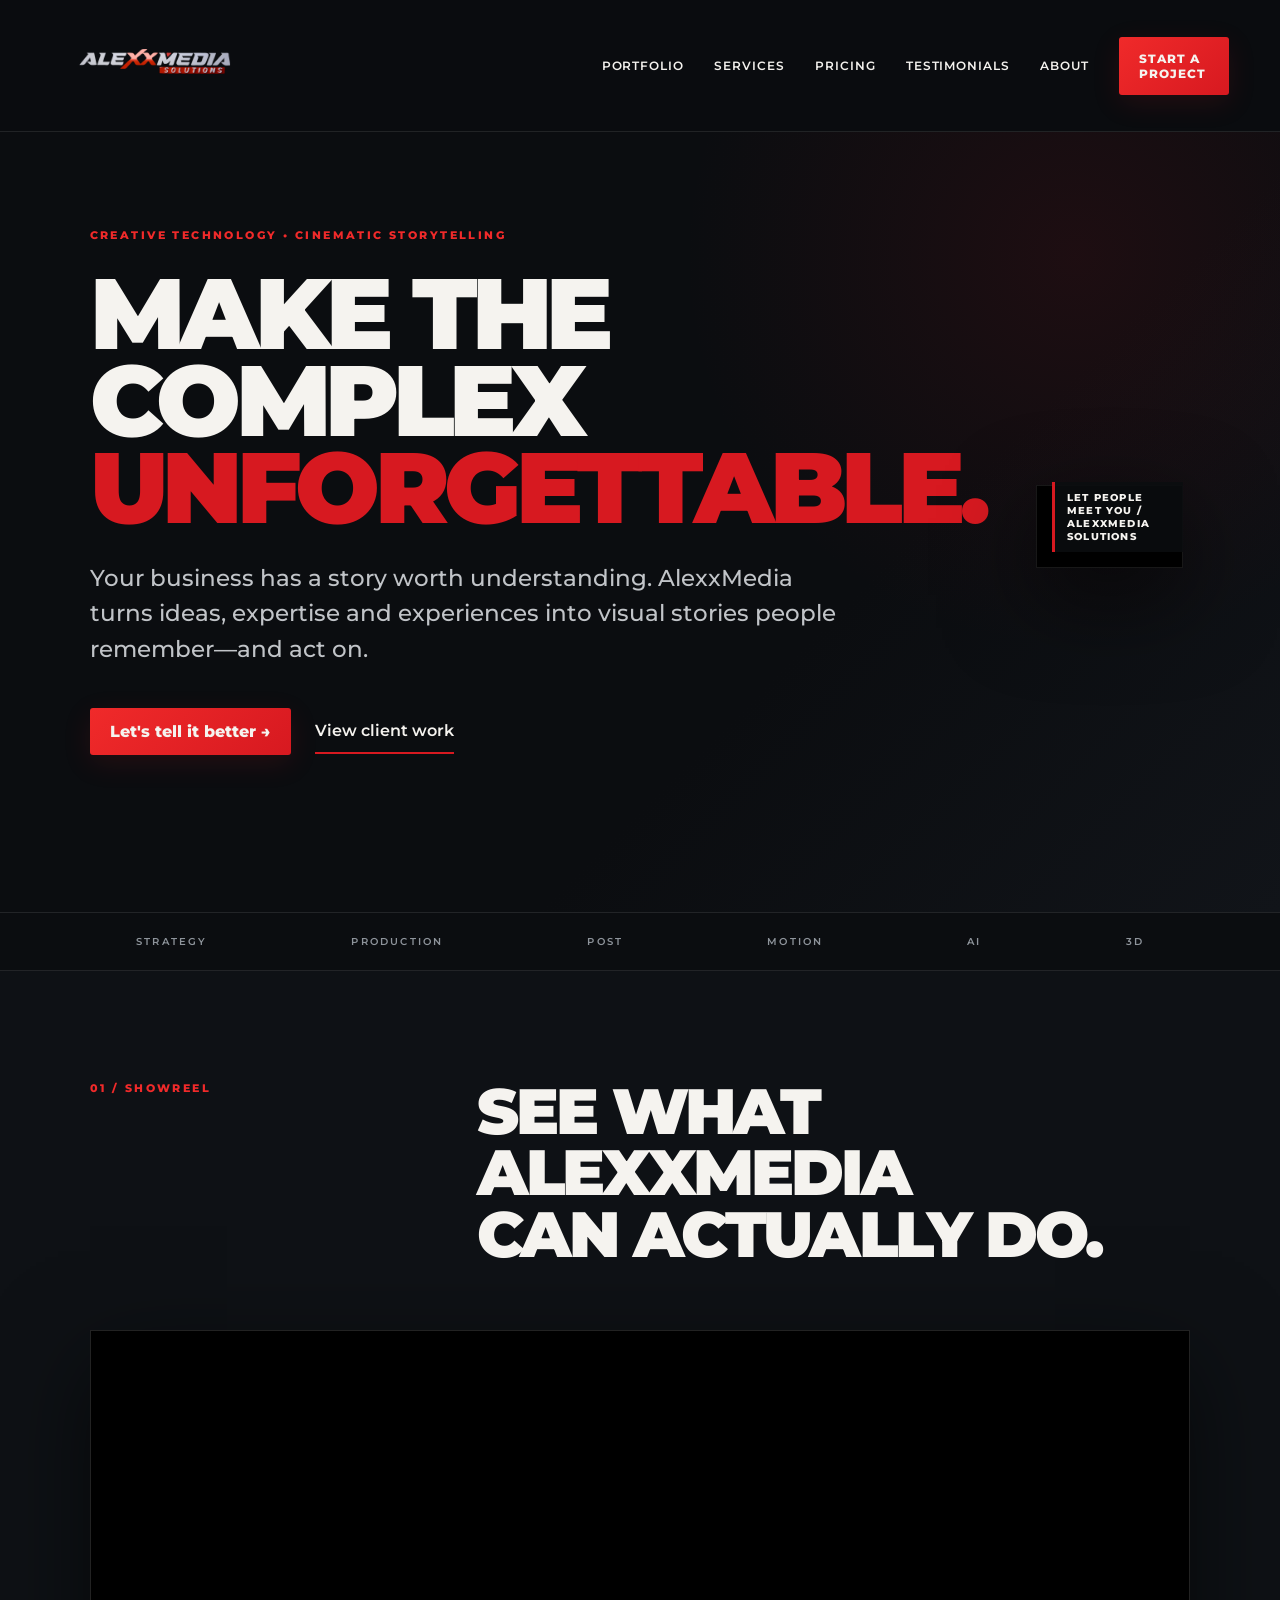
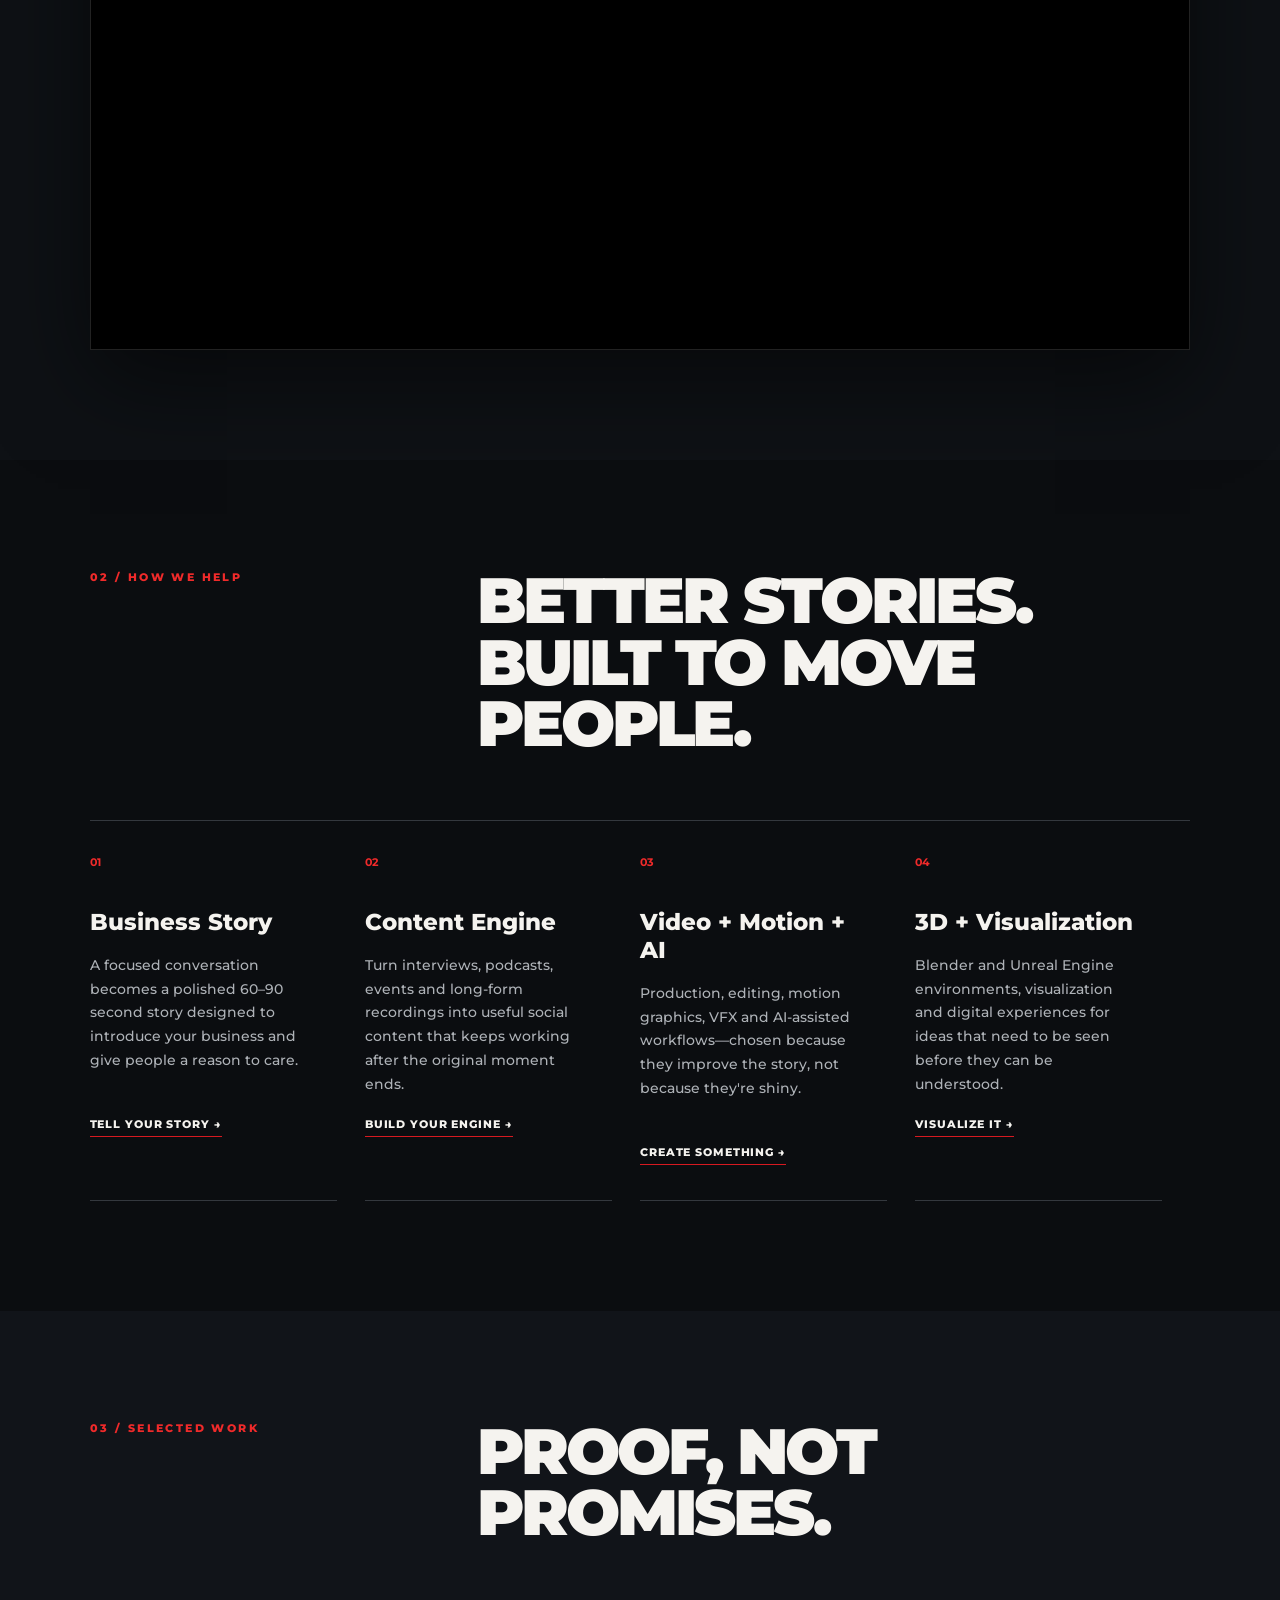
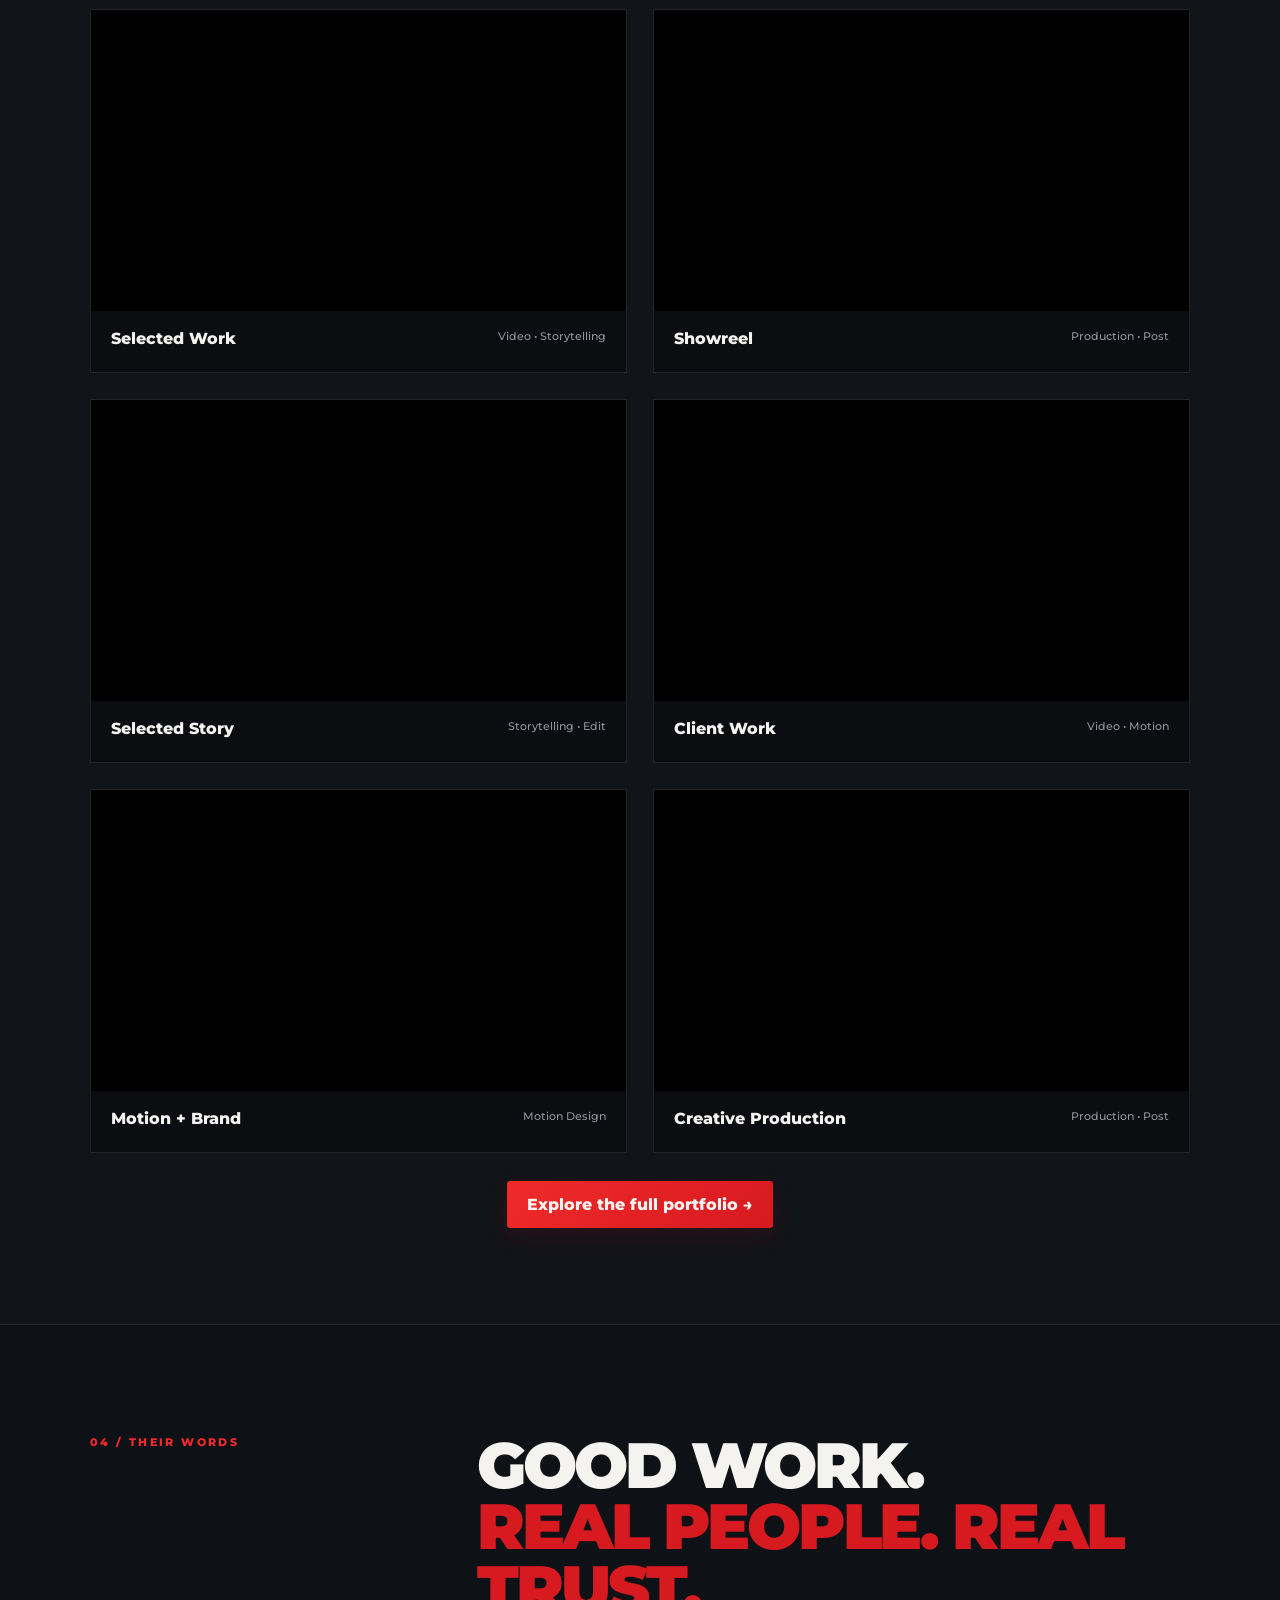
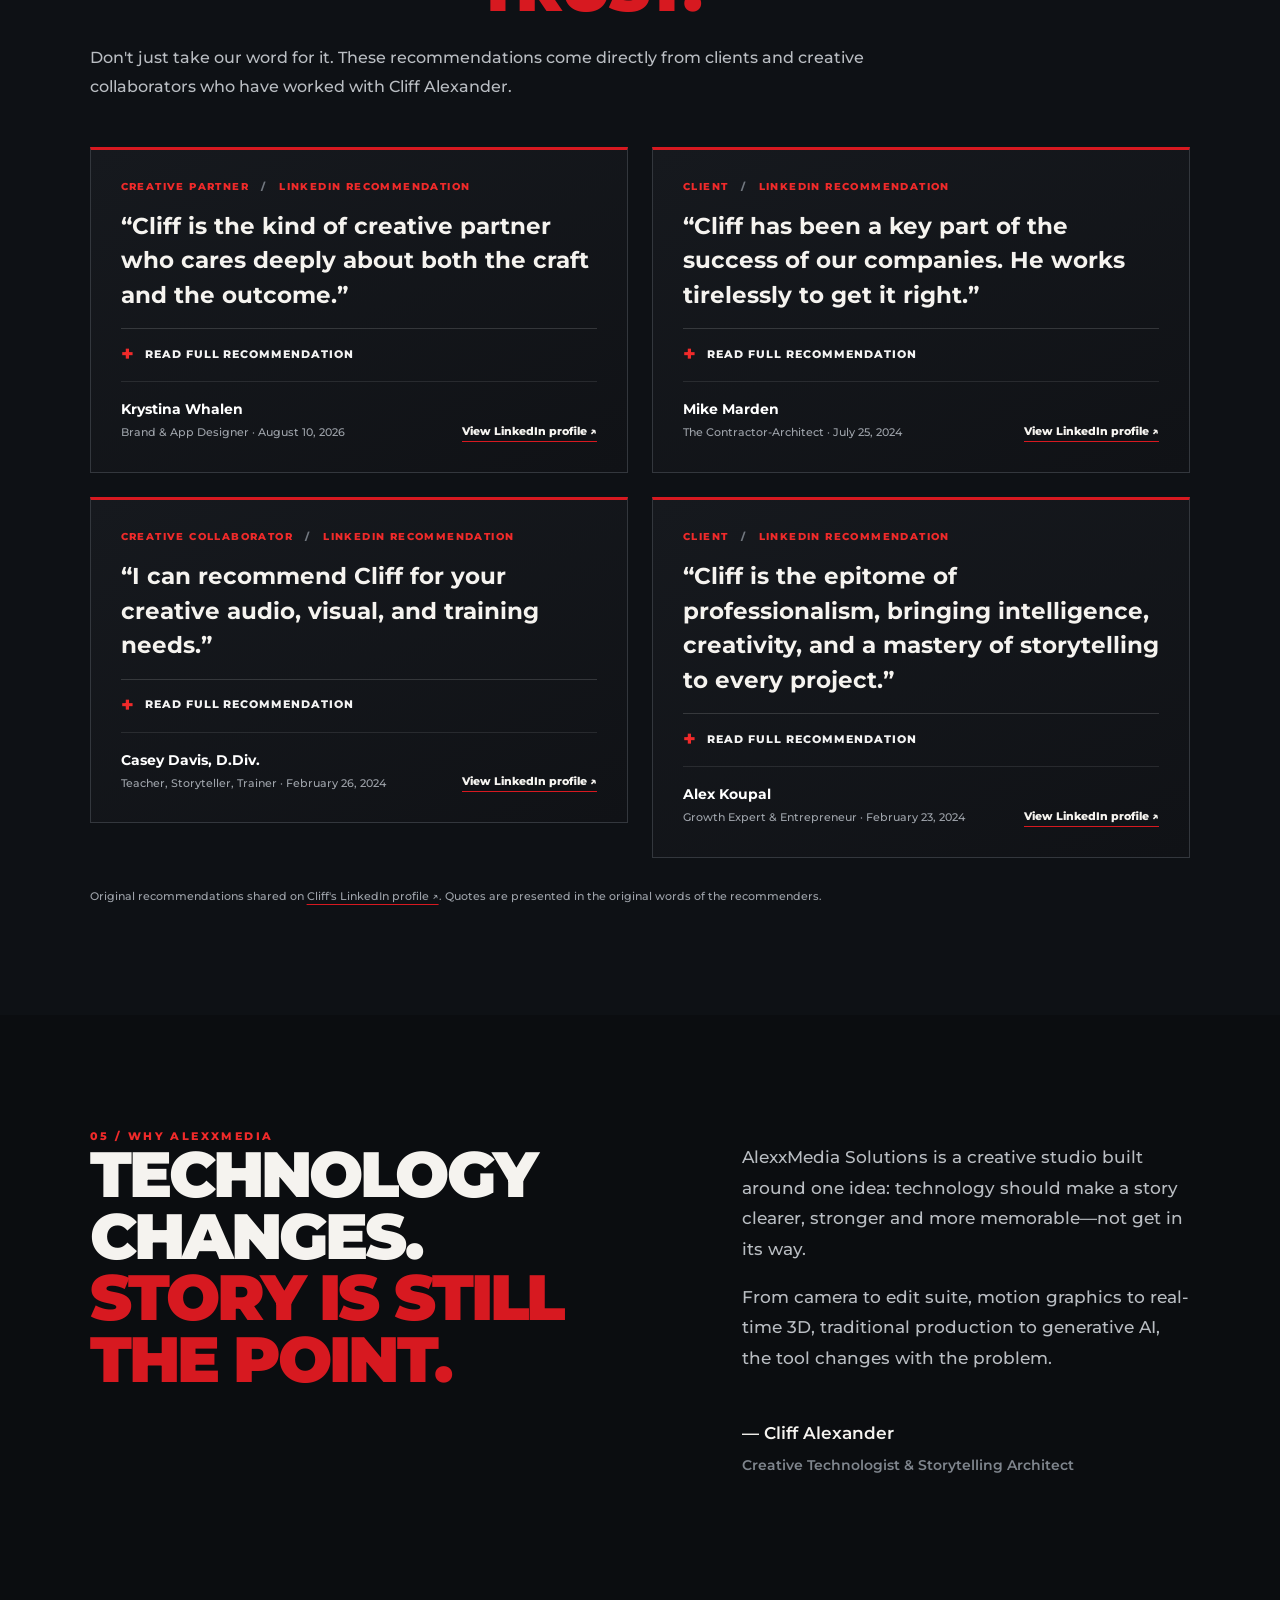
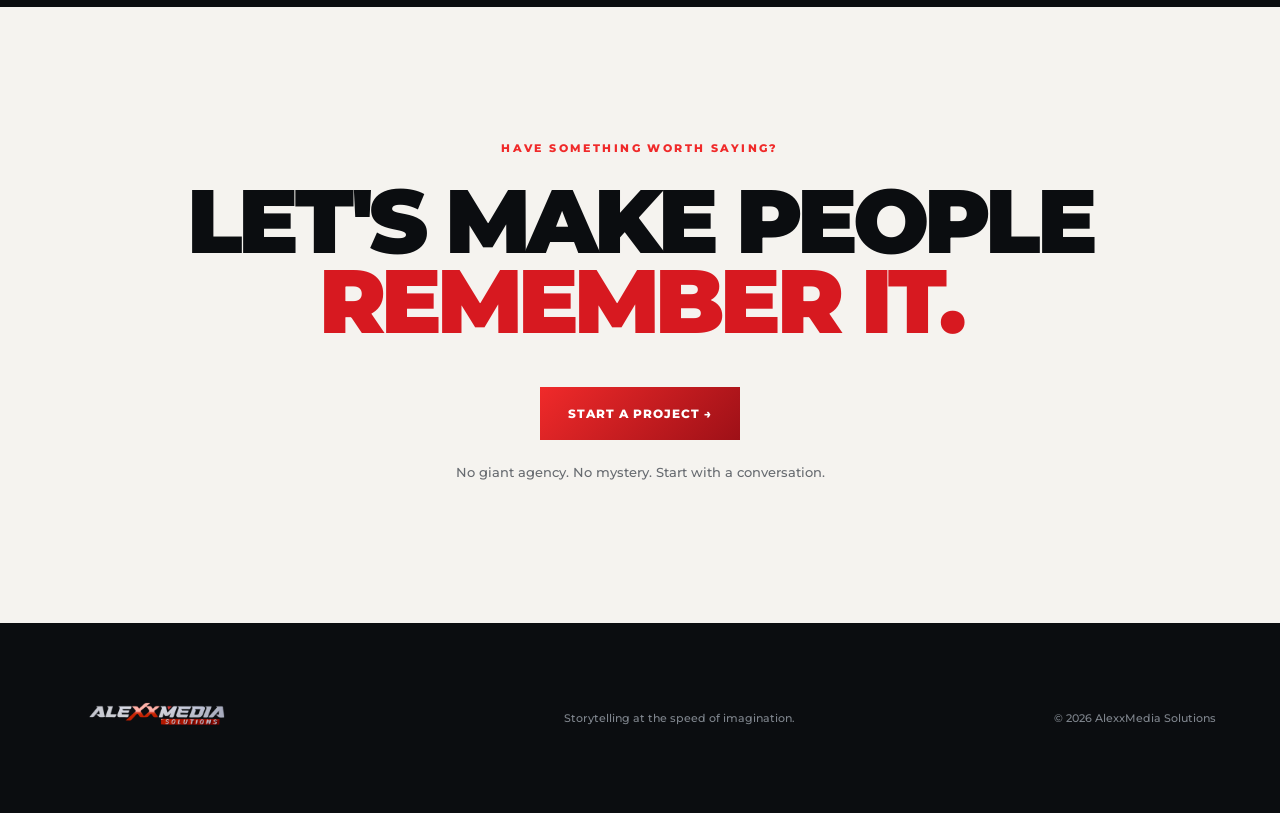
<file: index.html>
<!doctype html><html lang="en"><head><meta charset="utf-8"><meta name="viewport" content="width=device-width,initial-scale=1"><title>AlexxMedia Solutions — Storytelling at the speed of imagination.</title><meta name="description" content="AlexxMedia Solutions creates clear, memorable business stories through video, motion design, AI-assisted production and 3D visualization."><link rel="stylesheet" href="styles.css"></head><body>
<header><a class="brand" href="#top"><img src="Renald%20AMS%20Logo.png" alt="AlexxMedia Solutions"></a><button class="menu" aria-label="Menu">☰</button><nav><a href="portfolio.html">Portfolio</a><a href="#services">Services</a><a href="pricing.html">Pricing</a><a href="#testimonials">Testimonials</a><a href="#about">About</a><a class="pill" href="start-project.html">Start a project</a></nav></header>
<main id="top">
<section class="hero"><div class="hero-copy"><div class="eyebrow">CREATIVE TECHNOLOGY • CINEMATIC STORYTELLING</div><h1>Make the complex<br><em>unforgettable.</em></h1><p class="lead">Your business has a story worth understanding. AlexxMedia turns ideas, expertise and experiences into visual stories people remember—and act on.</p><div class="actions"><a class="primary" href="start-project.html">Let's tell it better →</a><a class="secondary" href="portfolio.html">View client work</a></div></div><div class="hero-art hero-work"><iframe src="https://www.youtube-nocookie.com/embed/E3Q-ElHRi_o?rel=0" title="Let People Meet You — AlexxMedia Solutions" allow="accelerometer; autoplay; clipboard-write; encrypted-media; gyroscope; picture-in-picture; web-share" allowfullscreen></iframe><div class="hero-work-label">Let People Meet You / AlexxMedia Solutions</div></div></section>
<section class="strip"><span>STRATEGY</span><span>PRODUCTION</span><span>POST</span><span>MOTION</span><span>AI</span><span>3D</span></section>
<section id="reel" class="section reel-section"><div class="sectionhead"><span>01 / SHOWREEL</span><h2>See what AlexxMedia<br>can actually do.</h2></div><div class="video-frame"><iframe src="https://www.youtube-nocookie.com/embed/OL5AoEA5_Y8?rel=0" title="AlexxMedia Creative Demo Reel" allow="accelerometer; autoplay; clipboard-write; encrypted-media; gyroscope; picture-in-picture; web-share" allowfullscreen></iframe></div></section>
<section id="services" class="section"><div class="sectionhead"><span>02 / HOW WE HELP</span><h2>Better stories.<br>Built to move people.</h2></div><div class="services"><article><b>01</b><h3>Business Story</h3><p>A focused conversation becomes a polished 60–90 second story designed to introduce your business and give people a reason to care.</p><a href="business-story.html">Tell your story →</a></article><article><b>02</b><h3>Content Engine</h3><p>Turn interviews, podcasts, events and long-form recordings into useful social content that keeps working after the original moment ends.</p><a href="content-engine.html">Build your engine →</a></article><article><b>03</b><h3>Video + Motion + AI</h3><p>Production, editing, motion graphics, VFX and AI-assisted workflows—chosen because they improve the story, not because they're shiny.</p><a href="video-motion-ai.html">Create something →</a></article><article><b>04</b><h3>3D + Visualization</h3><p>Blender and Unreal Engine environments, visualization and digital experiences for ideas that need to be seen before they can be understood.</p><a href="3d-visualization.html">Visualize it →</a></article></div></section>
<section id="work" class="section dark"><div class="sectionhead"><span>03 / SELECTED WORK</span><h2>Proof, not promises.</h2></div><div class="work-grid"><article class="work-card video-card"><iframe src="https://www.youtube-nocookie.com/embed/hSAz4h3lJ3s?rel=0" title="AlexxMedia previous featured work" allowfullscreen></iframe><div><b>Selected Work</b><span>Video • Storytelling</span></div></article><article class="work-card video-card"><iframe src="https://www.youtube-nocookie.com/embed/1p34SBiXeMM?rel=0" title="AlexxMedia previous showreel" allowfullscreen></iframe><div><b>Showreel</b><span>Production • Post</span></div></article><article class="work-card video-card"><iframe src="https://www.youtube-nocookie.com/embed/eb_Ov-iUIX0?rel=0" title="AlexxMedia selected work 1" allowfullscreen></iframe><div><b>Selected Story</b><span>Storytelling • Edit</span></div></article><article class="work-card video-card"><iframe src="https://www.youtube-nocookie.com/embed/x17TyFoVaXw?rel=0" title="AlexxMedia selected work 2" allowfullscreen></iframe><div><b>Client Work</b><span>Video • Motion</span></div></article><article class="work-card video-card"><iframe src="https://www.youtube-nocookie.com/embed/q5ZLLH90wR0?rel=0" title="AlexxMedia selected work 3" allowfullscreen></iframe><div><b>Motion + Brand</b><span>Motion Design</span></div></article><article class="work-card video-card"><iframe src="https://www.youtube-nocookie.com/embed/64lnnZFLc-4?rel=0" title="AlexxMedia selected work 4" allowfullscreen></iframe><div><b>Creative Production</b><span>Production • Post</span></div></article></div><div class="portfolio-cta"><a class="primary" href="portfolio.html">Explore the full portfolio →</a></div></section>
<section id="testimonials" class="section testimonials" aria-labelledby="testimonials-heading">
<div class="sectionhead"><span>04 / THEIR WORDS</span><h2 id="testimonials-heading">Good work.<br><em>Real people. Real trust.</em></h2></div>
<p class="testimonials-intro">Don't just take our word for it. These recommendations come directly from clients and creative collaborators who have worked with Cliff Alexander.</p>
<div class="testimonial-grid">
<article class="testimonial-card">
  <div class="testimonial-label">Creative partner <span aria-hidden="true">/</span> LinkedIn recommendation</div>
  <blockquote class="testimonial-preview">“Cliff is the kind of creative partner who cares deeply about both the craft and the outcome.”</blockquote>
  <details class="testimonial-details"><summary>Read full recommendation</summary>
    <blockquote class="testimonial-full"><p>Cliff is the kind of creative partner who cares deeply about both the craft and the outcome. While working together on his website, I saw how willing he was to dig into the details, understand where users were getting stuck, and keep refining until the experience was excellent.</p>
    <p>In addition, Cliff is genuine, dependable, and easy to communicate with. He is not afraid to respectfully challenge a decision when he believes the project can be better. I would definitely work with him again and recommend him to anyone looking for a talented creative with high standards and real integrity.</p></blockquote>
  </details>
  <div class="testimonial-attribution"><div><strong>Krystina Whalen</strong><span>Brand &amp; App Designer · August 10, 2026</span></div><a href="https://www.linkedin.com/in/krystinawhalen/" target="_blank" rel="noopener noreferrer" aria-label="View Krystina Whalen on LinkedIn">View LinkedIn profile ↗</a></div>
</article>
<article class="testimonial-card">
  <div class="testimonial-label">Client <span aria-hidden="true">/</span> LinkedIn recommendation</div>
  <blockquote class="testimonial-preview">“Cliff has been a key part of the success of our companies. He works tirelessly to get it right.”</blockquote>
  <details class="testimonial-details"><summary>Read full recommendation</summary>
    <blockquote class="testimonial-full"><p>You will see a number of our projects on the AlexxMedia portfolio page. Cliff has been a key part of the success of our companies. He works tirelessly to get it right. You will find him to be highly professional, very concerned with portraying your brand the way you want it, and honoring your vision. Beyond business he is a good human and I can’t say enough good things about him. I highly recommend Cliff Alexander!</p></blockquote>
  </details>
  <div class="testimonial-attribution"><div><strong>Mike Marden</strong><span>The Contractor-Architect · July 25, 2024</span></div><a href="https://www.linkedin.com/in/mikemarden/" target="_blank" rel="noopener noreferrer" aria-label="View Mike Marden on LinkedIn">View LinkedIn profile ↗</a></div>
</article>
<article class="testimonial-card">
  <div class="testimonial-label">Creative collaborator <span aria-hidden="true">/</span> LinkedIn recommendation</div>
  <blockquote class="testimonial-preview">“I can recommend Cliff for your creative audio, visual, and training needs.”</blockquote>
  <details class="testimonial-details"><summary>Read full recommendation</summary>
    <blockquote class="testimonial-full"><p>I’ve known and worked with Cliff for over 7 years. Over that time I’ve come to know him as a consummate professional and a creative collaborator. Throughout our many projects, I’ve always come through the experience wiser and stronger for having worked with Cliff.</p>
    <p>I can recommend Cliff for your creative audio, visual, and training needs. His unique blend of experience and knowledge provides clients with not only a one-of-a-kind perspective, but a product that is second to none, and stands out from others.</p>
    <p>I know that my work as a writer, voice actor, instructional designer, trainer, director, and producer has benefited from working with Cliff. Either as a collaborator or as a client, you will benefit professionally from your experience with Cliff.</p></blockquote>
  </details>
  <div class="testimonial-attribution"><div><strong>Casey Davis, D.Div.</strong><span>Teacher, Storyteller, Trainer · February 26, 2024</span></div><a href="https://www.linkedin.com/in/caseydavis1/" target="_blank" rel="noopener noreferrer" aria-label="View Casey Davis, D.Div. on LinkedIn">View LinkedIn profile ↗</a></div>
</article>
<article class="testimonial-card">
  <div class="testimonial-label">Client <span aria-hidden="true">/</span> LinkedIn recommendation</div>
  <blockquote class="testimonial-preview">“Cliff is the epitome of professionalism, bringing intelligence, creativity, and a mastery of storytelling to every project.”</blockquote>
  <details class="testimonial-details"><summary>Read full recommendation</summary>
    <blockquote class="testimonial-full"><p>I have had the privilege of working with Cliff for over 20+ years on various projects through his company AlexxMedia Solutions.</p>
    <p>Cliff is the epitome of professionalism, bringing intelligence, creativity, and a mastery of storytelling to every project. His ability to weave compelling narratives is truly unparalleled, making him an invaluable asset to any team. Cliff's expertise extends to strategic thinking, and he consistently goes above and beyond to ensure the best interests of his clients are at the forefront.</p>
    <p>One of Cliff's standout qualities is his keen insight into video positioning. He not only understands the nuances of effective communication through video but also excels in recommending the most impactful strategies to convey the intended message to the right audience. His recommendations have been instrumental in helping me help my clients, position themselves in the market.</p>
    <p>Speed and efficiency are also among Cliff's strengths. He works with an impressive pace, ensuring that projects are completed promptly and within budget constraints. This quality, combined with his unwavering commitment to delivering high-quality work, sets him apart as a true professional in his field.</p>
    <p>Cliff's punctuality is another commendable trait that greatly contributes to the smooth flow of our collaborative efforts. His reliability and consistency have been crucial factors in the success of our projects over the years.</p>
    <p>Beyond his professional capabilities, Cliff is a pleasure to work with – a great guy who fosters a collaborative and positive working environment. His genuine enthusiasm for his work and his dedication to achieving outstanding results make him an ideal teammate.</p>
    <p>IF you are in search of a professional who brings intelligence, creativity, and a masterful storytelling ability to the table, Cliff is the perfect choice. I wholeheartedly recommend him for any project and look forward to the opportunity to work together again in the future.</p></blockquote>
  </details>
  <div class="testimonial-attribution"><div><strong>Alex Koupal</strong><span>Growth Expert &amp; Entrepreneur · February 23, 2024</span></div><a href="https://www.linkedin.com/in/alex-koupal/" target="_blank" rel="noopener noreferrer" aria-label="View Alex Koupal on LinkedIn">View LinkedIn profile ↗</a></div>
</article>
</div>
<p class="testimonial-source">Original recommendations shared on <a href="https://www.linkedin.com/in/cliffalexanderams/" target="_blank" rel="noopener noreferrer">Cliff's LinkedIn profile ↗</a>. Quotes are presented in the original words of the recommenders.</p>
</section>
<section id="about" class="section about"><div><span class="kicker">05 / WHY ALEXXMEDIA</span><h2>Technology changes.<br><em>Story is still the point.</em></h2></div><div><p>AlexxMedia Solutions is a creative studio built around one idea: technology should make a story clearer, stronger and more memorable—not get in its way.</p><p>From camera to edit suite, motion graphics to real-time 3D, traditional production to generative AI, the tool changes with the problem.</p><p class="signature">— Cliff Alexander<br><small>Creative Technologist & Storytelling Architect</small></p></div></section>
<section id="contact" class="cta"><span>HAVE SOMETHING WORTH SAYING?</span><h2>Let's make people<br><em>remember it.</em></h2><a href="start-project.html">Start a project →</a><p>No giant agency. No mystery. Start with a conversation.</p></section></main>
<footer><div class="brand"><img src="Renald%20AMS%20Logo.png" alt="AlexxMedia Solutions"></div><p>Storytelling at the speed of imagination.</p><p>© 2026 AlexxMedia Solutions</p></footer><script src="script.js"></script></body></html>
</file>
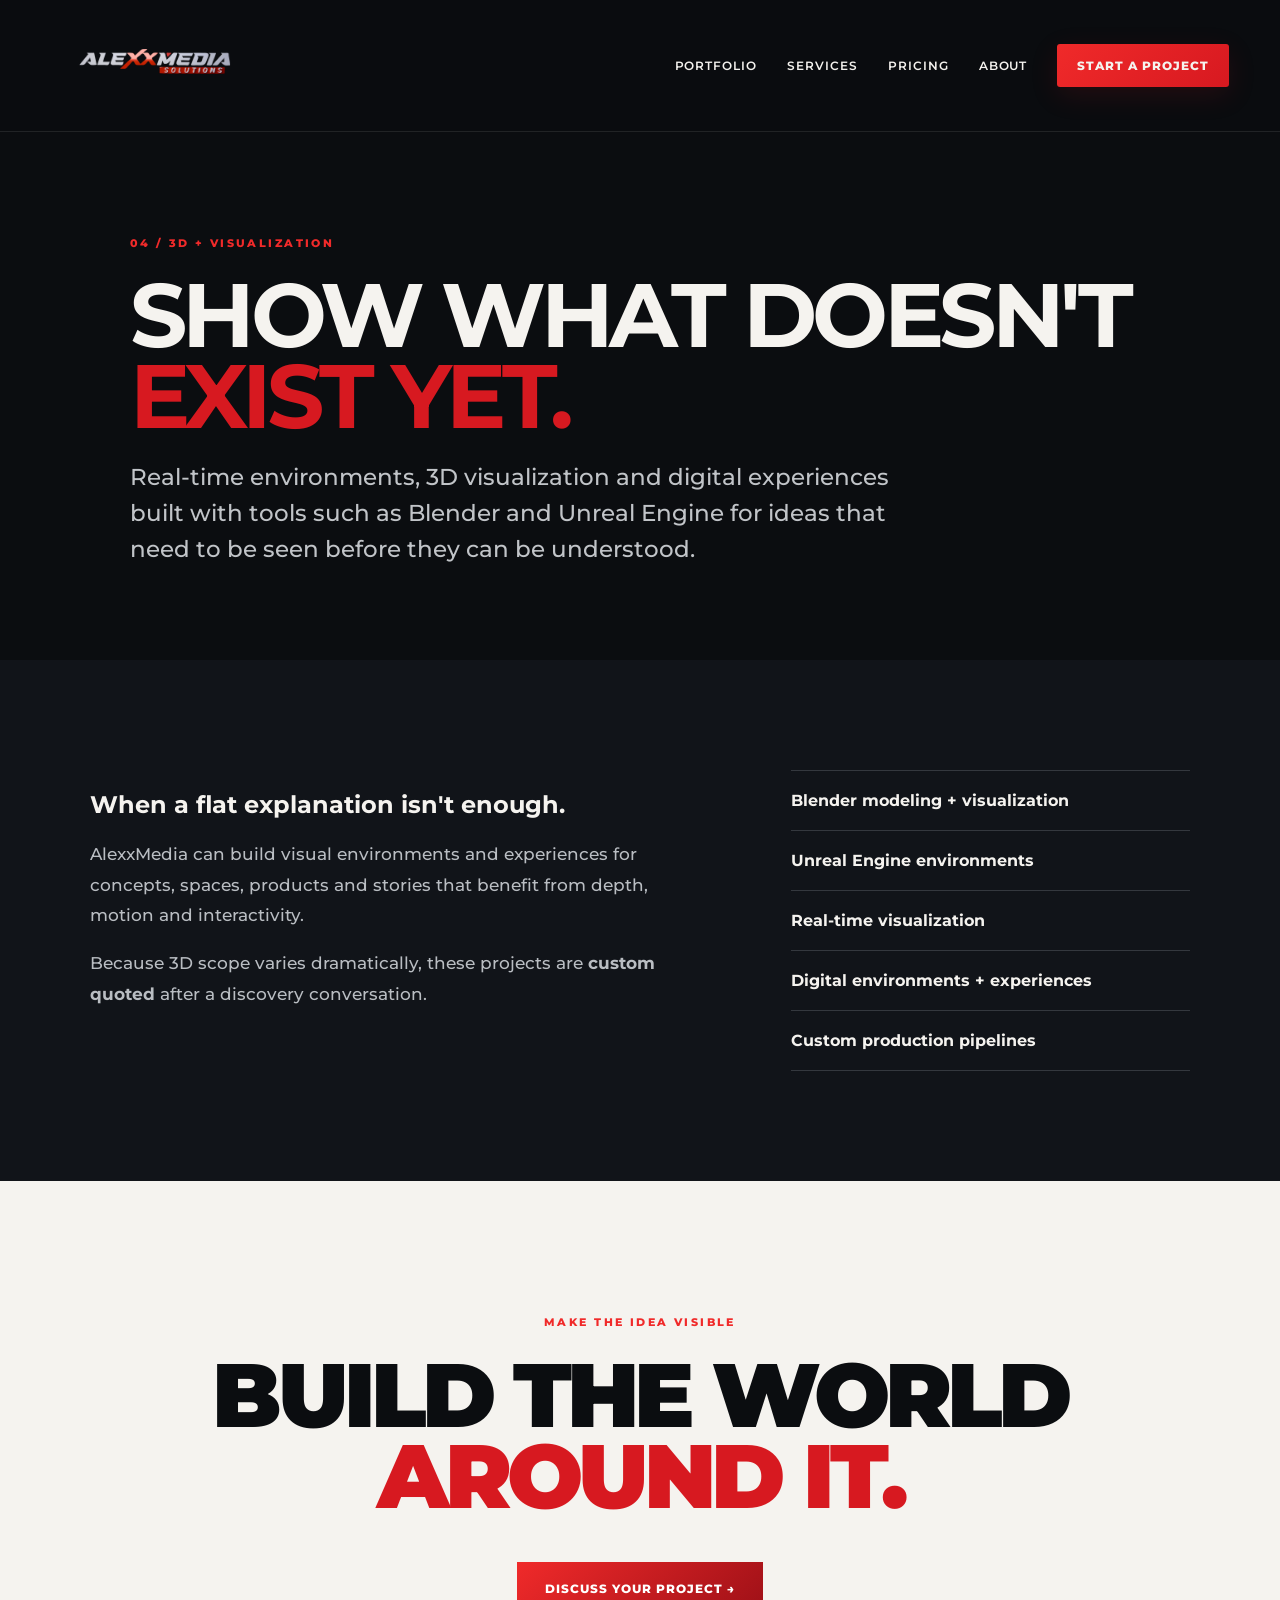
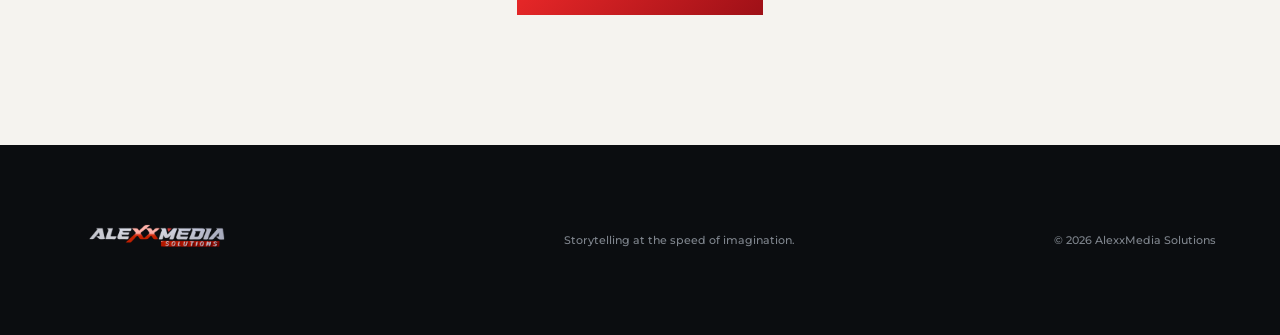
<file: 3d-visualization.html>
<!doctype html><html lang="en"><head><meta charset="utf-8"><meta name="viewport" content="width=device-width,initial-scale=1"><title>3D + Visualization — AlexxMedia Solutions</title><link rel="stylesheet" href="styles.css"></head><body><header><a class="brand" href="index.html"><img src="Renald%20AMS%20Logo.png" alt="AlexxMedia Solutions"></a><button class="menu" aria-label="Menu">☰</button><nav><a href="portfolio.html">Portfolio</a><a href="index.html#services">Services</a><a href="pricing.html">Pricing</a><a href="index.html#about">About</a><a class="pill" href="https://mail.google.com/mail/?view=cm&fs=1&to=alexxmediasolutions@gmail.com&su=3D%20Visualization%20Project" target="_blank" rel="noopener">Start a project</a></nav></header><main><section class="service-hero"><span class="eyebrow">04 / 3D + VISUALIZATION</span><h1>Show what doesn't<br><em>exist yet.</em></h1><p class="lead">Real-time environments, 3D visualization and digital experiences built with tools such as Blender and Unreal Engine for ideas that need to be seen before they can be understood.</p></section><section class="section dark service-body"><div><h2>When a flat explanation isn't enough.</h2><p>AlexxMedia can build visual environments and experiences for concepts, spaces, products and stories that benefit from depth, motion and interactivity.</p><p>Because 3D scope varies dramatically, these projects are <strong>custom quoted</strong> after a discovery conversation.</p></div><div class="service-list"><div>Blender modeling + visualization</div><div>Unreal Engine environments</div><div>Real-time visualization</div><div>Digital environments + experiences</div><div>Custom production pipelines</div></div></section><section class="cta"><span>MAKE THE IDEA VISIBLE</span><h2>Build the world<br><em>around it.</em></h2><a href="https://mail.google.com/mail/?view=cm&fs=1&to=alexxmediasolutions@gmail.com&su=3D%20Visualization%20Project" target="_blank" rel="noopener">Discuss your project →</a></section></main><footer><div class="brand"><img src="Renald%20AMS%20Logo.png" alt="AlexxMedia Solutions"></div><p>Storytelling at the speed of imagination.</p><p>© 2026 AlexxMedia Solutions</p></footer><script src="script.js"></script></body></html>
</file>
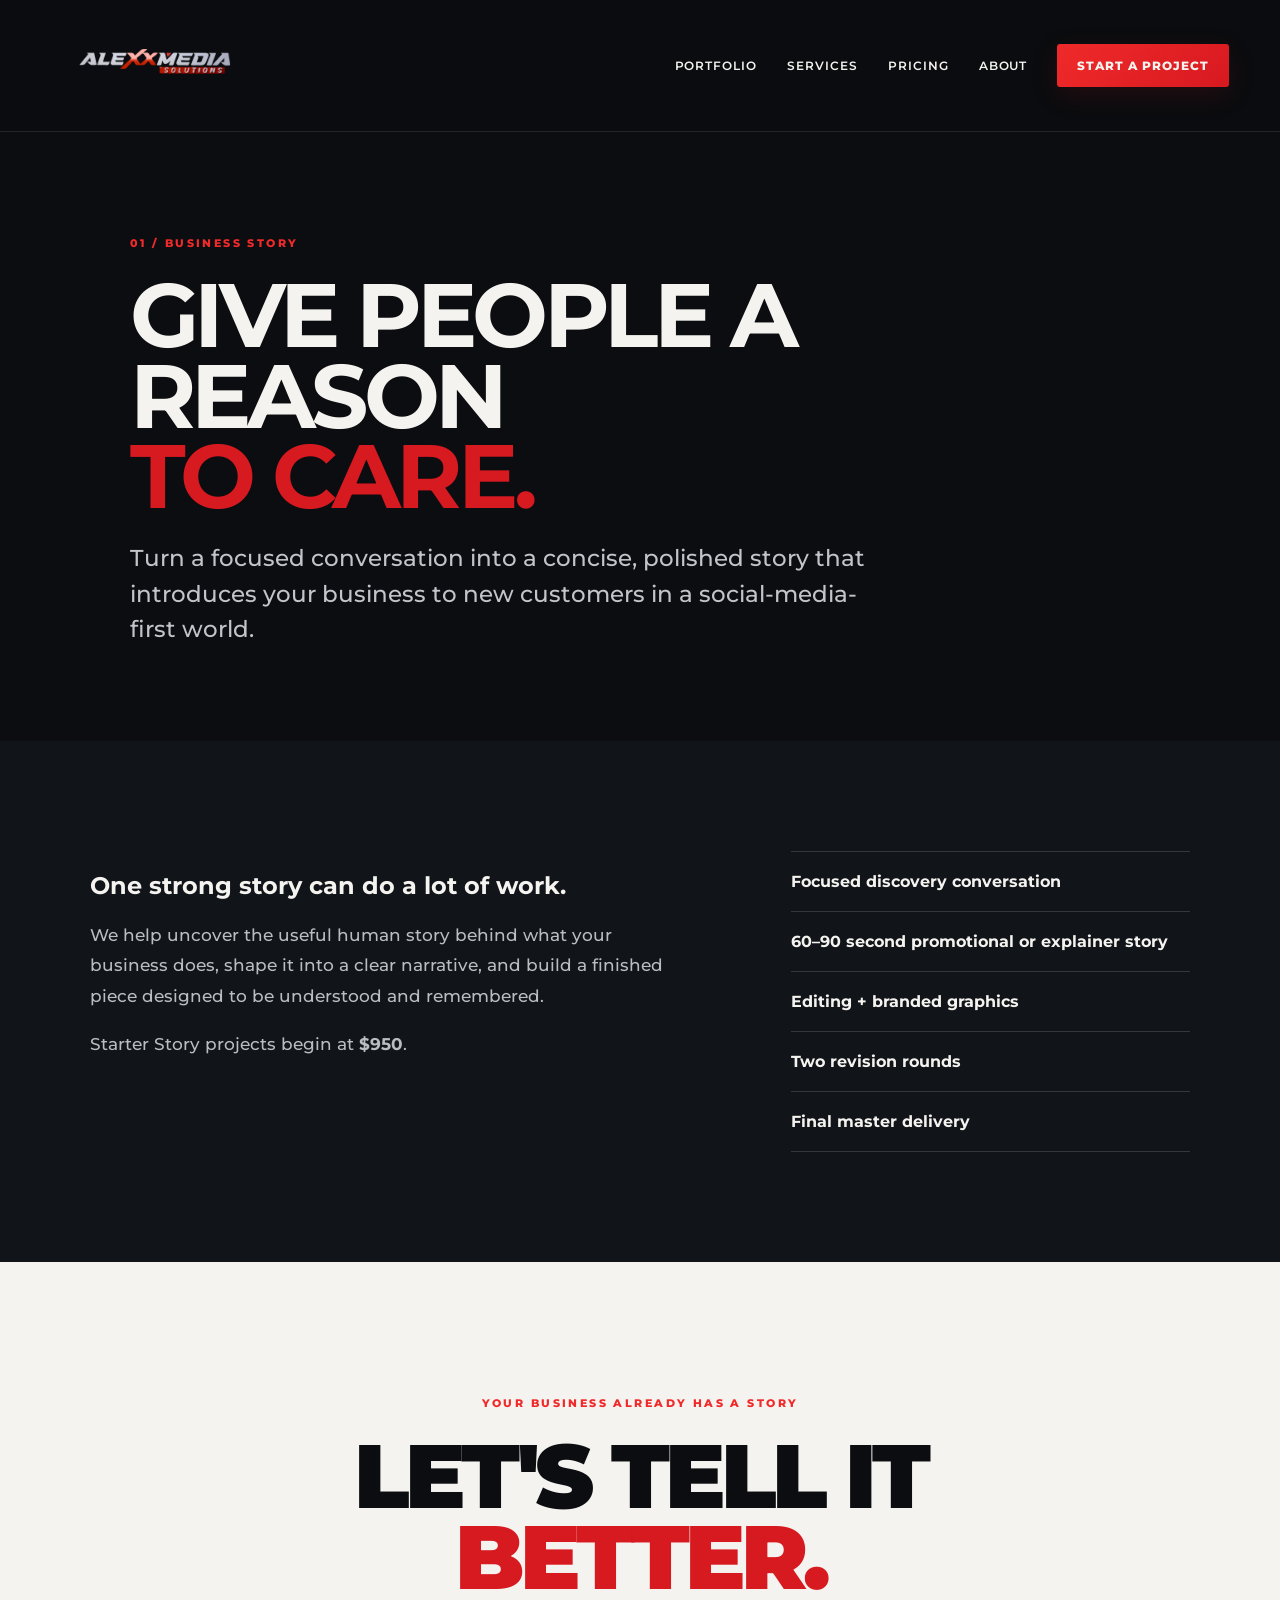
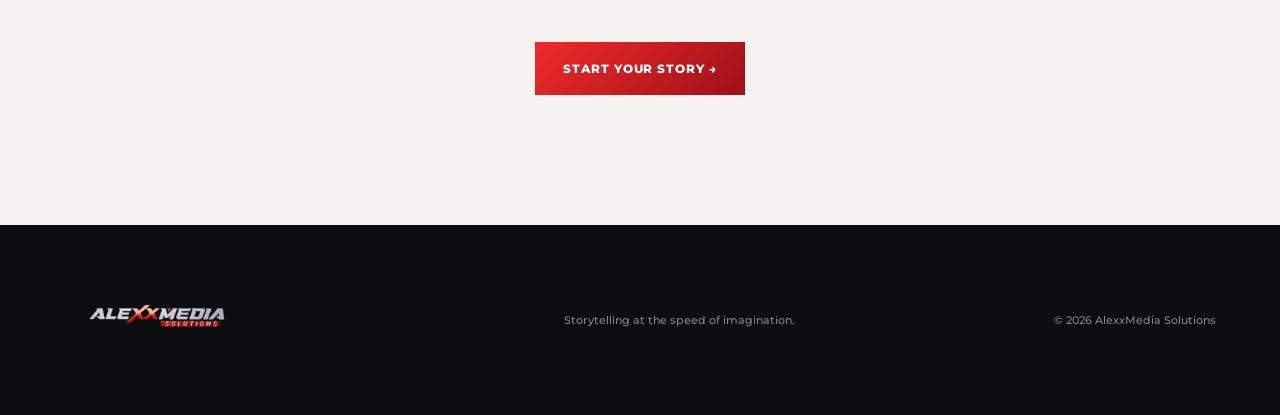
<file: business-story.html>
<!doctype html><html lang="en"><head><meta charset="utf-8"><meta name="viewport" content="width=device-width,initial-scale=1"><title>Business Story — AlexxMedia Solutions</title><link rel="stylesheet" href="styles.css"></head><body><header><a class="brand" href="index.html"><img src="Renald%20AMS%20Logo.png" alt="AlexxMedia Solutions"></a><button class="menu" aria-label="Menu">☰</button><nav><a href="portfolio.html">Portfolio</a><a href="index.html#services">Services</a><a href="pricing.html">Pricing</a><a href="index.html#about">About</a><a class="pill" href="https://mail.google.com/mail/?view=cm&fs=1&to=alexxmediasolutions@gmail.com&su=Business%20Story%20Project" target="_blank" rel="noopener">Start a project</a></nav></header><main><section class="service-hero"><span class="eyebrow">01 / BUSINESS STORY</span><h1>Give people a reason<br><em>to care.</em></h1><p class="lead">Turn a focused conversation into a concise, polished story that introduces your business to new customers in a social-media-first world.</p></section><section class="section dark service-body"><div><h2>One strong story can do a lot of work.</h2><p>We help uncover the useful human story behind what your business does, shape it into a clear narrative, and build a finished piece designed to be understood and remembered.</p><p>Starter Story projects begin at <strong>$950</strong>.</p></div><div class="service-list"><div>Focused discovery conversation</div><div>60–90 second promotional or explainer story</div><div>Editing + branded graphics</div><div>Two revision rounds</div><div>Final master delivery</div></div></section><section class="cta"><span>YOUR BUSINESS ALREADY HAS A STORY</span><h2>Let's tell it<br><em>better.</em></h2><a href="https://mail.google.com/mail/?view=cm&fs=1&to=alexxmediasolutions@gmail.com&su=Business%20Story%20Project" target="_blank" rel="noopener">Start your story →</a></section></main><footer><div class="brand"><img src="Renald%20AMS%20Logo.png" alt="AlexxMedia Solutions"></div><p>Storytelling at the speed of imagination.</p><p>© 2026 AlexxMedia Solutions</p></footer><script src="script.js"></script></body></html>
</file>
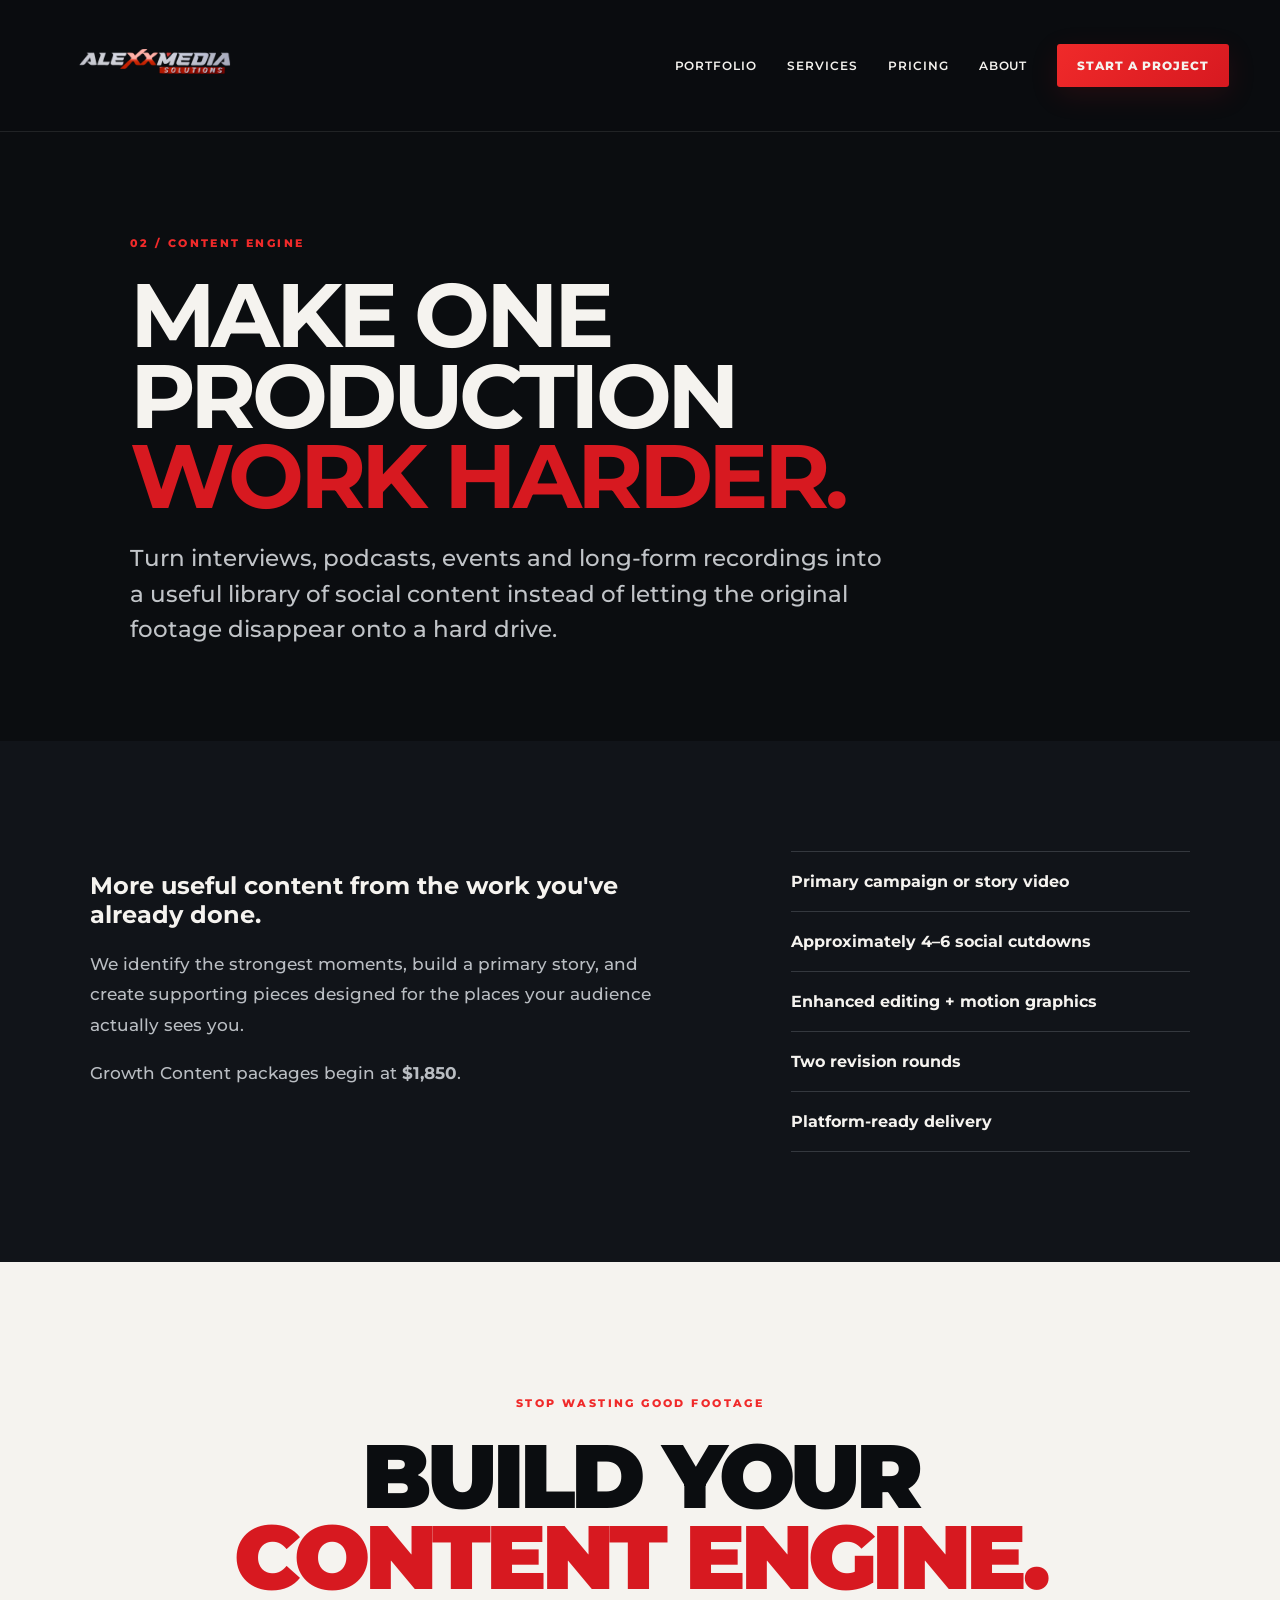
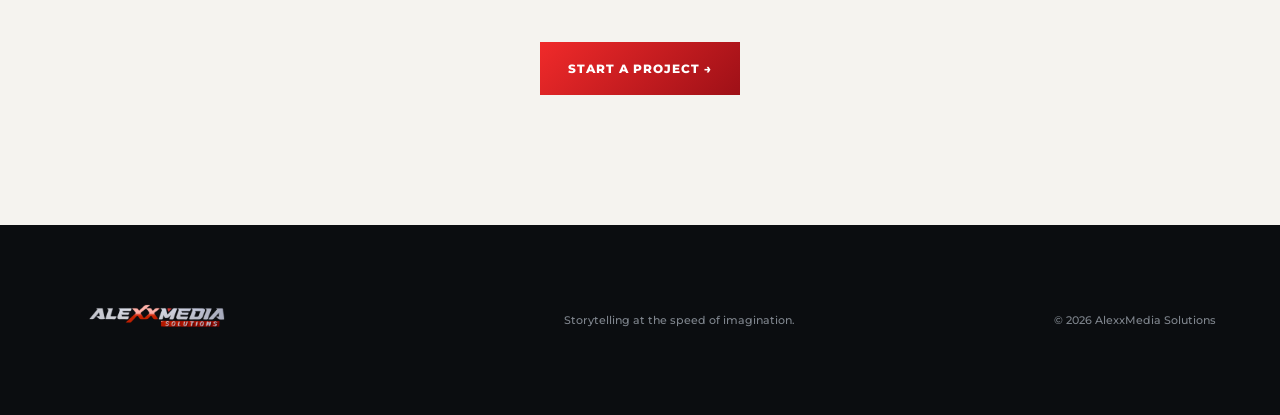
<file: content-engine.html>
<!doctype html><html lang="en"><head><meta charset="utf-8"><meta name="viewport" content="width=device-width,initial-scale=1"><title>Content Engine — AlexxMedia Solutions</title><link rel="stylesheet" href="styles.css"></head><body><header><a class="brand" href="index.html"><img src="Renald%20AMS%20Logo.png" alt="AlexxMedia Solutions"></a><button class="menu" aria-label="Menu">☰</button><nav><a href="portfolio.html">Portfolio</a><a href="index.html#services">Services</a><a href="pricing.html">Pricing</a><a href="index.html#about">About</a><a class="pill" href="https://mail.google.com/mail/?view=cm&fs=1&to=alexxmediasolutions@gmail.com&su=Content%20Engine%20Project" target="_blank" rel="noopener">Start a project</a></nav></header><main><section class="service-hero"><span class="eyebrow">02 / CONTENT ENGINE</span><h1>Make one production<br><em>work harder.</em></h1><p class="lead">Turn interviews, podcasts, events and long-form recordings into a useful library of social content instead of letting the original footage disappear onto a hard drive.</p></section><section class="section dark service-body"><div><h2>More useful content from the work you've already done.</h2><p>We identify the strongest moments, build a primary story, and create supporting pieces designed for the places your audience actually sees you.</p><p>Growth Content packages begin at <strong>$1,850</strong>.</p></div><div class="service-list"><div>Primary campaign or story video</div><div>Approximately 4–6 social cutdowns</div><div>Enhanced editing + motion graphics</div><div>Two revision rounds</div><div>Platform-ready delivery</div></div></section><section class="cta"><span>STOP WASTING GOOD FOOTAGE</span><h2>Build your<br><em>content engine.</em></h2><a href="https://mail.google.com/mail/?view=cm&fs=1&to=alexxmediasolutions@gmail.com&su=Content%20Engine%20Project" target="_blank" rel="noopener">Start a project →</a></section></main><footer><div class="brand"><img src="Renald%20AMS%20Logo.png" alt="AlexxMedia Solutions"></div><p>Storytelling at the speed of imagination.</p><p>© 2026 AlexxMedia Solutions</p></footer><script src="script.js"></script></body></html>
</file>
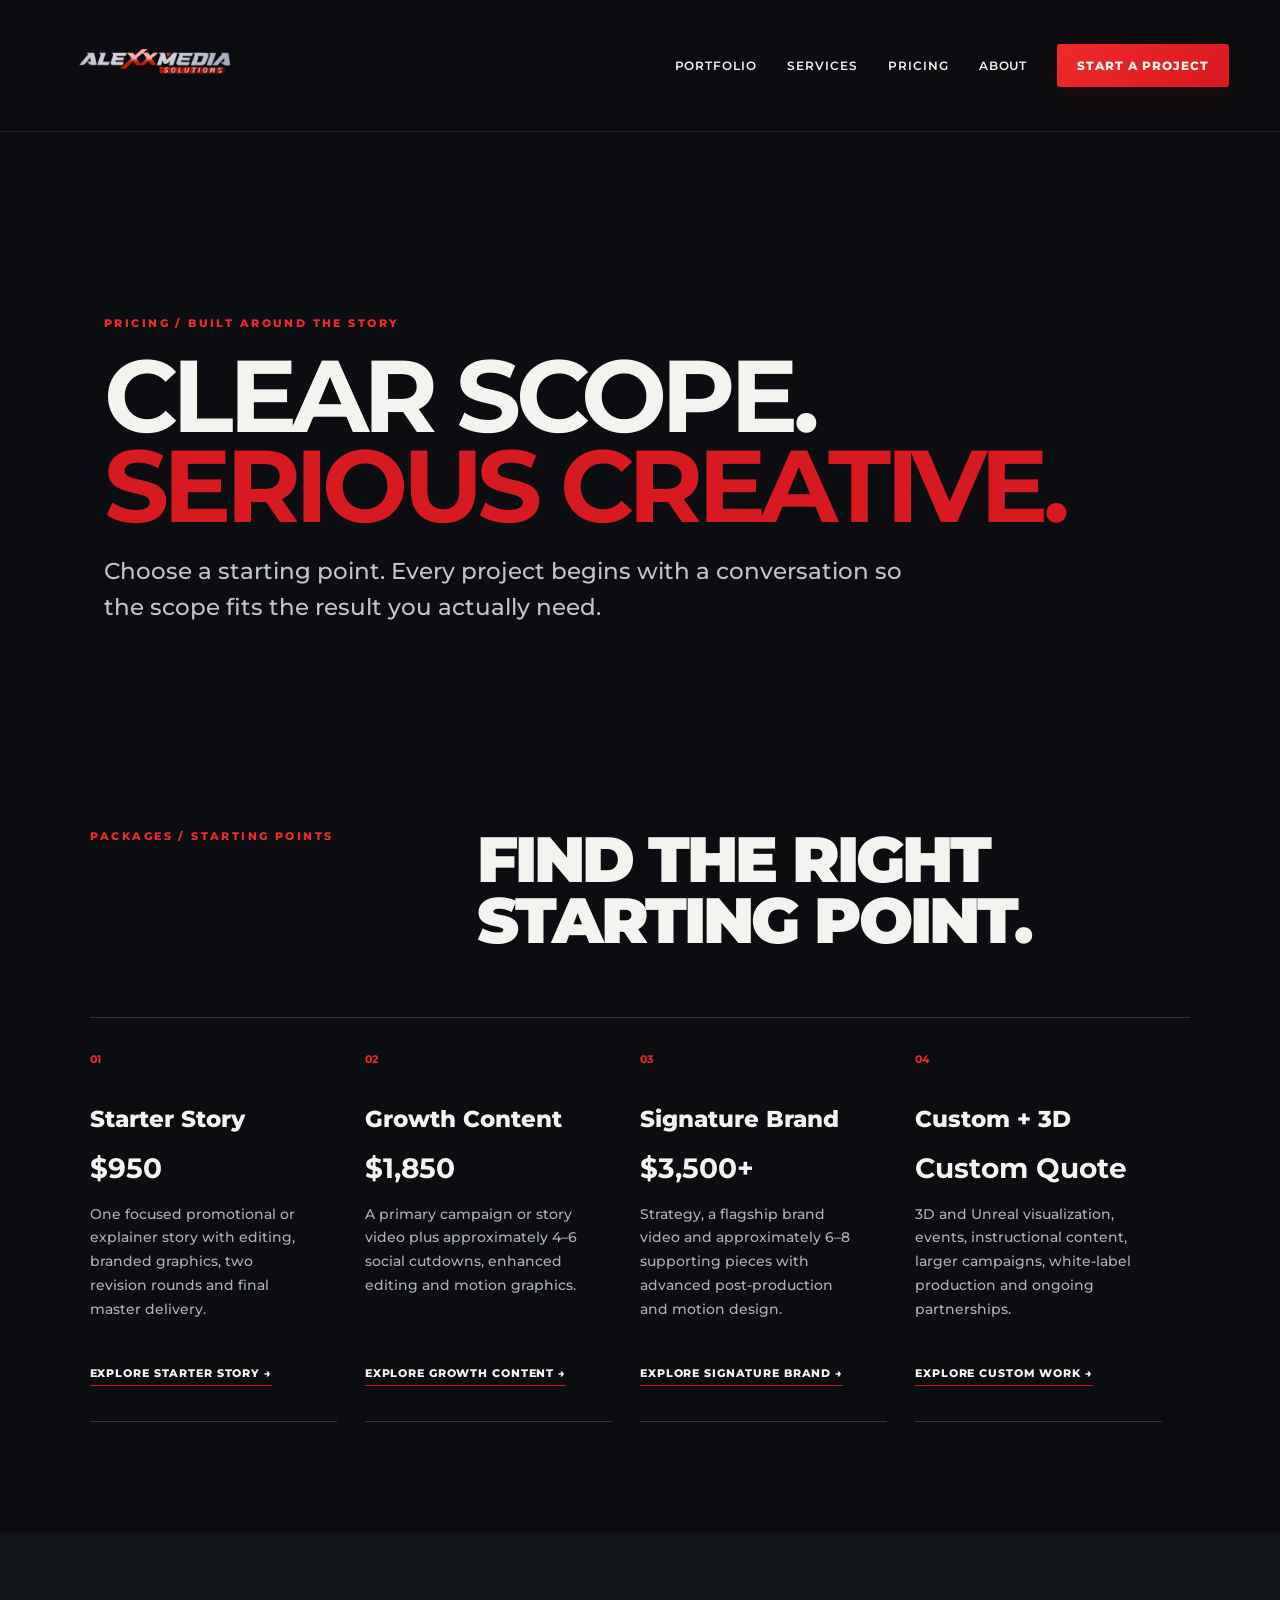
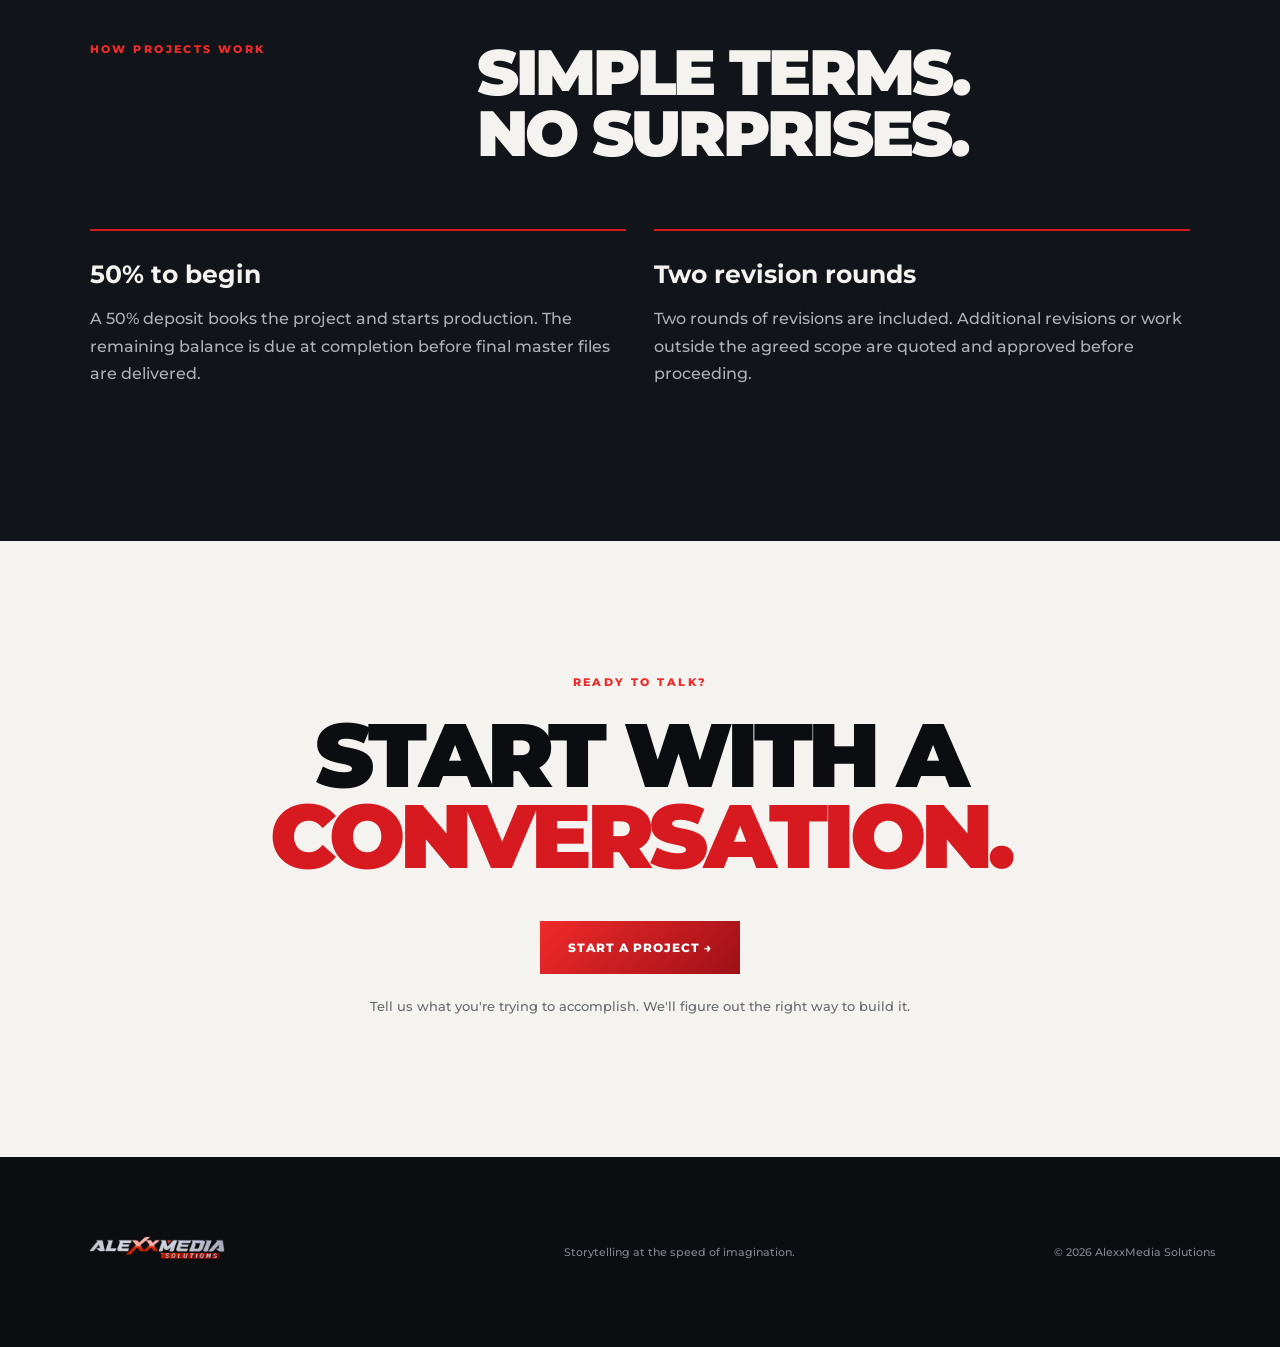
<file: pricing.html>
<!doctype html><html lang="en"><head><meta charset="utf-8"><meta name="viewport" content="width=device-width,initial-scale=1"><title>Pricing — AlexxMedia Solutions</title><meta name="description" content="AlexxMedia Solutions pricing for business storytelling, content campaigns, signature brand production and custom visualization."><link rel="stylesheet" href="styles.css"></head><body><header><a class="brand" href="index.html"><img src="Renald%20AMS%20Logo.png" alt="AlexxMedia Solutions"></a><button class="menu" aria-label="Menu">☰</button><nav><a href="portfolio.html">Portfolio</a><a href="index.html#services">Services</a><a href="pricing.html">Pricing</a><a href="index.html#about">About</a><a class="pill" href="start-project.html">Start a project</a></nav></header><main class="portfolio-page"><section class="portfolio-hero"><span class="eyebrow">PRICING / BUILT AROUND THE STORY</span><h1>Clear scope.<br><em>Serious creative.</em></h1><p class="lead">Choose a starting point. Every project begins with a conversation so the scope fits the result you actually need.</p></section><section class="section"><div class="sectionhead"><span>PACKAGES / STARTING POINTS</span><h2>Find the right<br>starting point.</h2></div><div class="services pricing-services"><article><b>01</b><h3>Starter Story</h3><h4>$950</h4><p>One focused promotional or explainer story with editing, branded graphics, two revision rounds and final master delivery.</p><a href="business-story.html">Explore Starter Story →</a></article><article><b>02</b><h3>Growth Content</h3><h4>$1,850</h4><p>A primary campaign or story video plus approximately 4–6 social cutdowns, enhanced editing and motion graphics.</p><a href="content-engine.html">Explore Growth Content →</a></article><article><b>03</b><h3>Signature Brand</h3><h4>$3,500+</h4><p>Strategy, a flagship brand video and approximately 6–8 supporting pieces with advanced post-production and motion design.</p><a href="video-motion-ai.html">Explore Signature Brand →</a></article><article><b>04</b><h3>Custom + 3D</h3><h4>Custom Quote</h4><p>3D and Unreal visualization, events, instructional content, larger campaigns, white-label production and ongoing partnerships.</p><a href="3d-visualization.html">Explore Custom Work →</a></article></div></section><section class="section dark terms"><div class="sectionhead"><span>HOW PROJECTS WORK</span><h2>Simple terms.<br>No surprises.</h2></div><div class="terms-grid"><article><h3>50% to begin</h3><p>A 50% deposit books the project and starts production. The remaining balance is due at completion before final master files are delivered.</p></article><article><h3>Two revision rounds</h3><p>Two rounds of revisions are included. Additional revisions or work outside the agreed scope are quoted and approved before proceeding.</p></article></div></section><section class="cta"><span>READY TO TALK?</span><h2>Start with a<br><em>conversation.</em></h2><a href="start-project.html">Start a project →</a><p>Tell us what you're trying to accomplish. We'll figure out the right way to build it.</p></section></main><footer><div class="brand"><img src="Renald%20AMS%20Logo.png" alt="AlexxMedia Solutions"></div><p>Storytelling at the speed of imagination.</p><p>© 2026 AlexxMedia Solutions</p></footer><script src="script.js"></script></body></html>
</file>
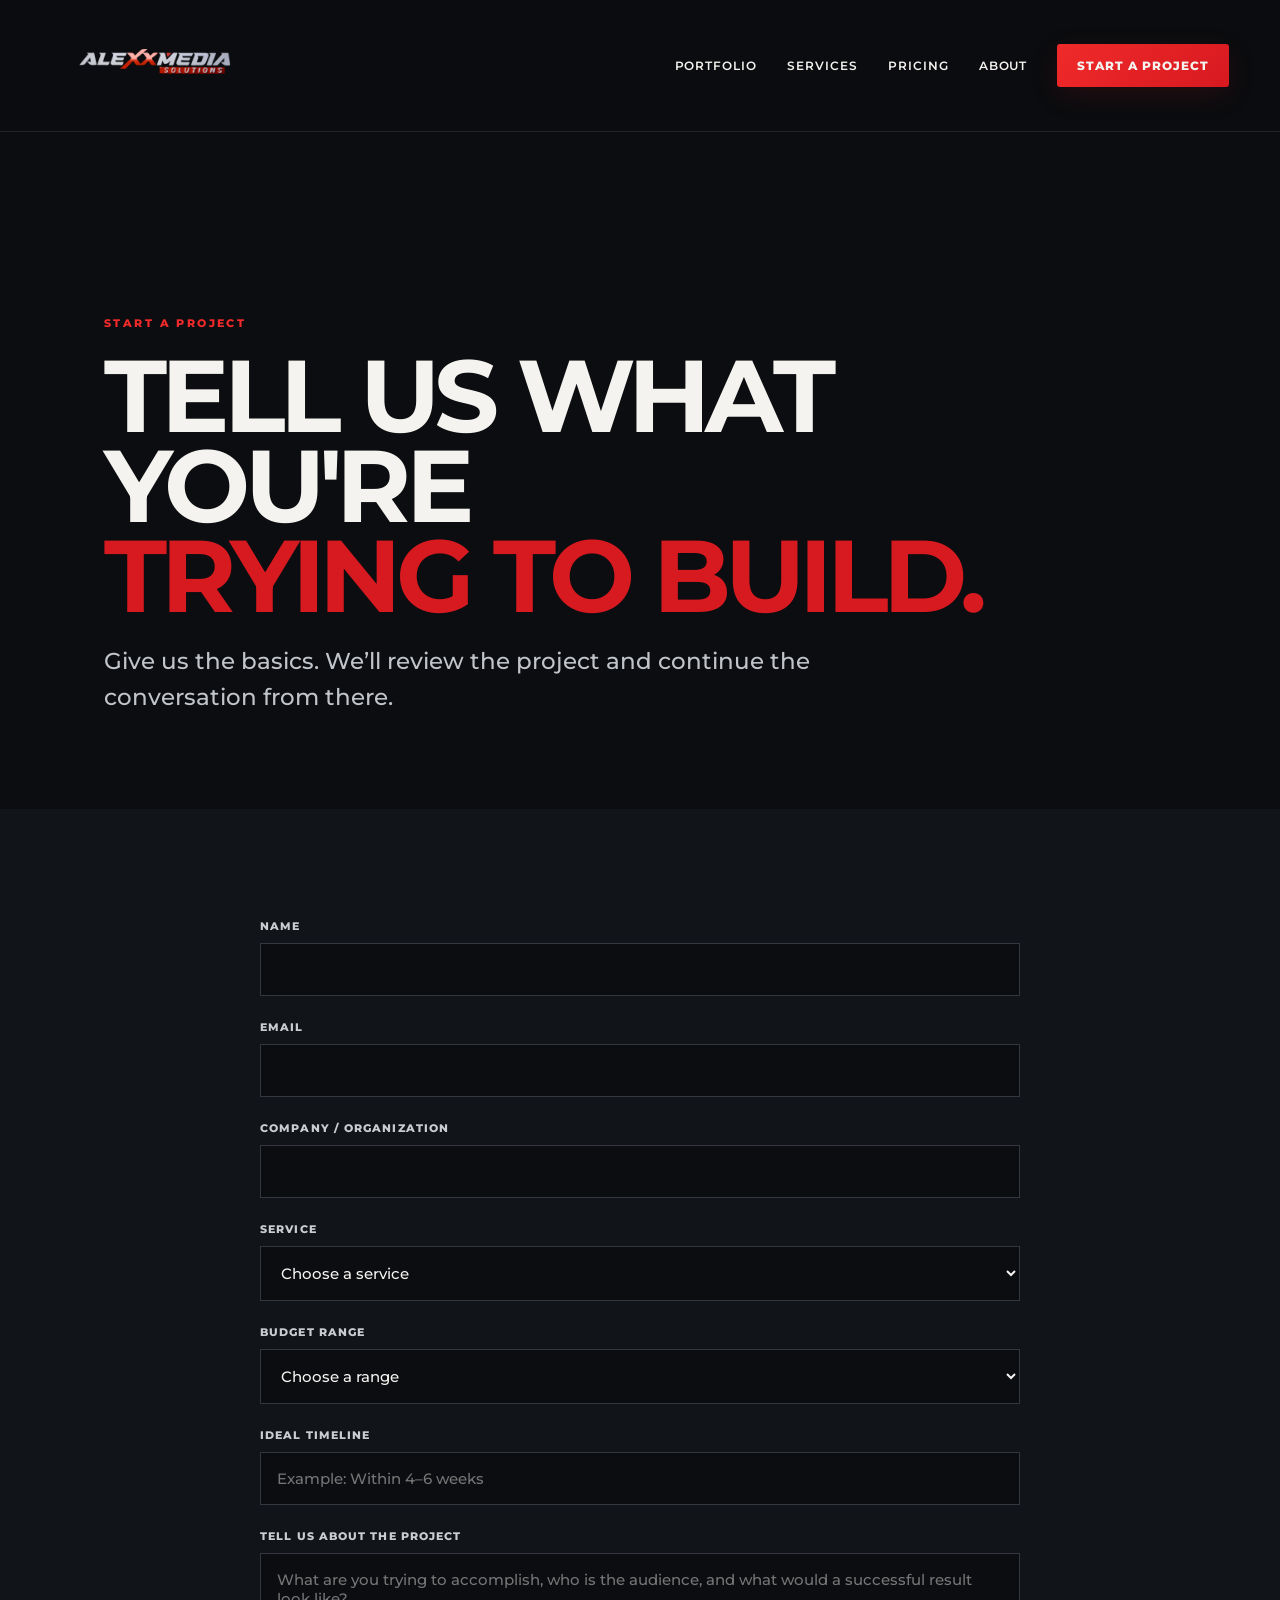
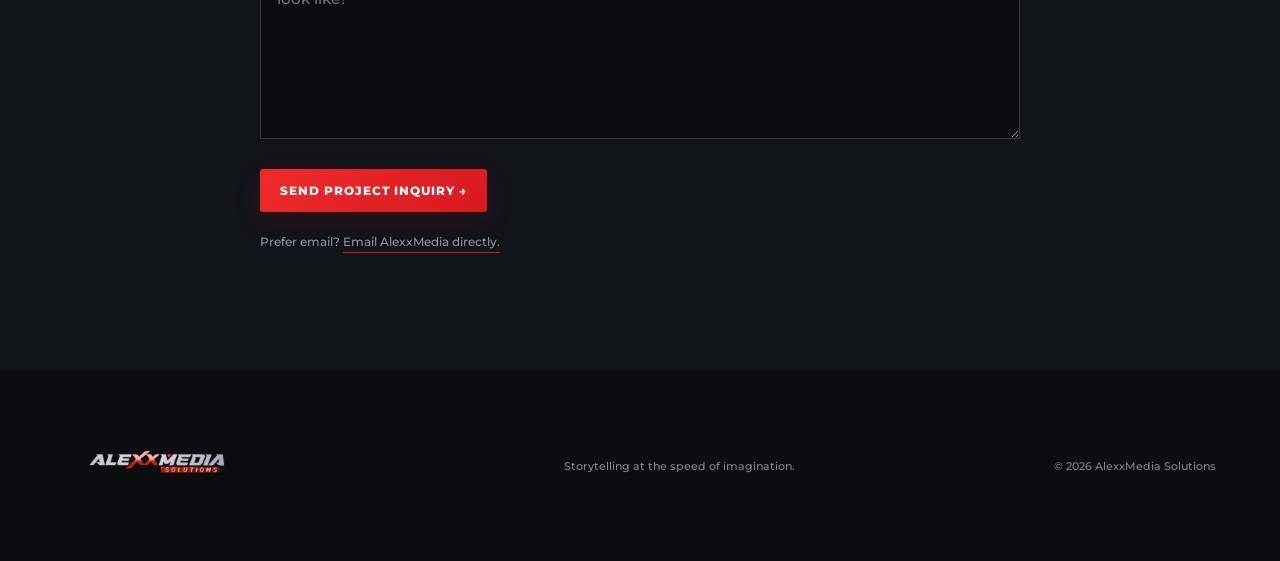
<file: start-project.html>
<!doctype html><html lang="en"><head><meta charset="utf-8"><meta name="viewport" content="width=device-width,initial-scale=1"><title>Start a Project — AlexxMedia Solutions</title><meta name="description" content="Tell AlexxMedia Solutions about your project."><link rel="stylesheet" href="styles.css"></head><body><header><a class="brand" href="index.html"><img src="Renald%20AMS%20Logo.png" alt="AlexxMedia Solutions"></a><button class="menu" aria-label="Menu">☰</button><nav><a href="portfolio.html">Portfolio</a><a href="index.html#services">Services</a><a href="pricing.html">Pricing</a><a href="index.html#about">About</a><a class="pill" href="start-project.html">Start a project</a></nav></header><main class="portfolio-page"><section class="portfolio-hero"><span class="eyebrow">START A PROJECT</span><h1>Tell us what you're<br><em>trying to build.</em></h1><p class="lead">Give us the basics. We’ll review the project and continue the conversation from there.</p></section><section class="section dark"><form class="project-form" action="https://formsubmit.co/alexxmediasolutions@gmail.com" method="POST"><input type="hidden" name="_subject" value="New AlexxMedia Project Inquiry"><input type="hidden" name="_captcha" value="false"><input type="hidden" name="_template" value="table"><div class="form-grid"><label>Name<input type="text" name="name" required></label><label>Email<input type="email" name="email" required></label><label>Company / Organization<input type="text" name="company"></label><label>Service<select name="service" required><option value="">Choose a service</option><option>Business Story</option><option>Content Engine</option><option>Video + Motion + AI</option><option>3D + Visualization</option><option>Other / Not sure yet</option></select></label><label>Budget range<select name="budget"><option value="">Choose a range</option><option>Under $1,000</option><option>$1,000–$2,500</option><option>$2,500–$5,000</option><option>$5,000–$10,000</option><option>$10,000+</option><option>Not sure yet</option></select></label><label>Ideal timeline<input type="text" name="timeline" placeholder="Example: Within 4–6 weeks"></label><label class="full">Tell us about the project<textarea name="message" rows="8" required placeholder="What are you trying to accomplish, who is the audience, and what would a successful result look like?"></textarea></label></div><button class="primary form-submit" type="submit">Send project inquiry →</button><p class="form-note">Prefer email? <a href="mailto:alexxmediasolutions@gmail.com?subject=Start%20a%20Project%20with%20AlexxMedia">Email AlexxMedia directly.</a></p></form></section></main><footer><div class="brand"><img src="Renald%20AMS%20Logo.png" alt="AlexxMedia Solutions"></div><p>Storytelling at the speed of imagination.</p><p>© 2026 AlexxMedia Solutions</p></footer><script src="script.js"></script></body></html>
</file>
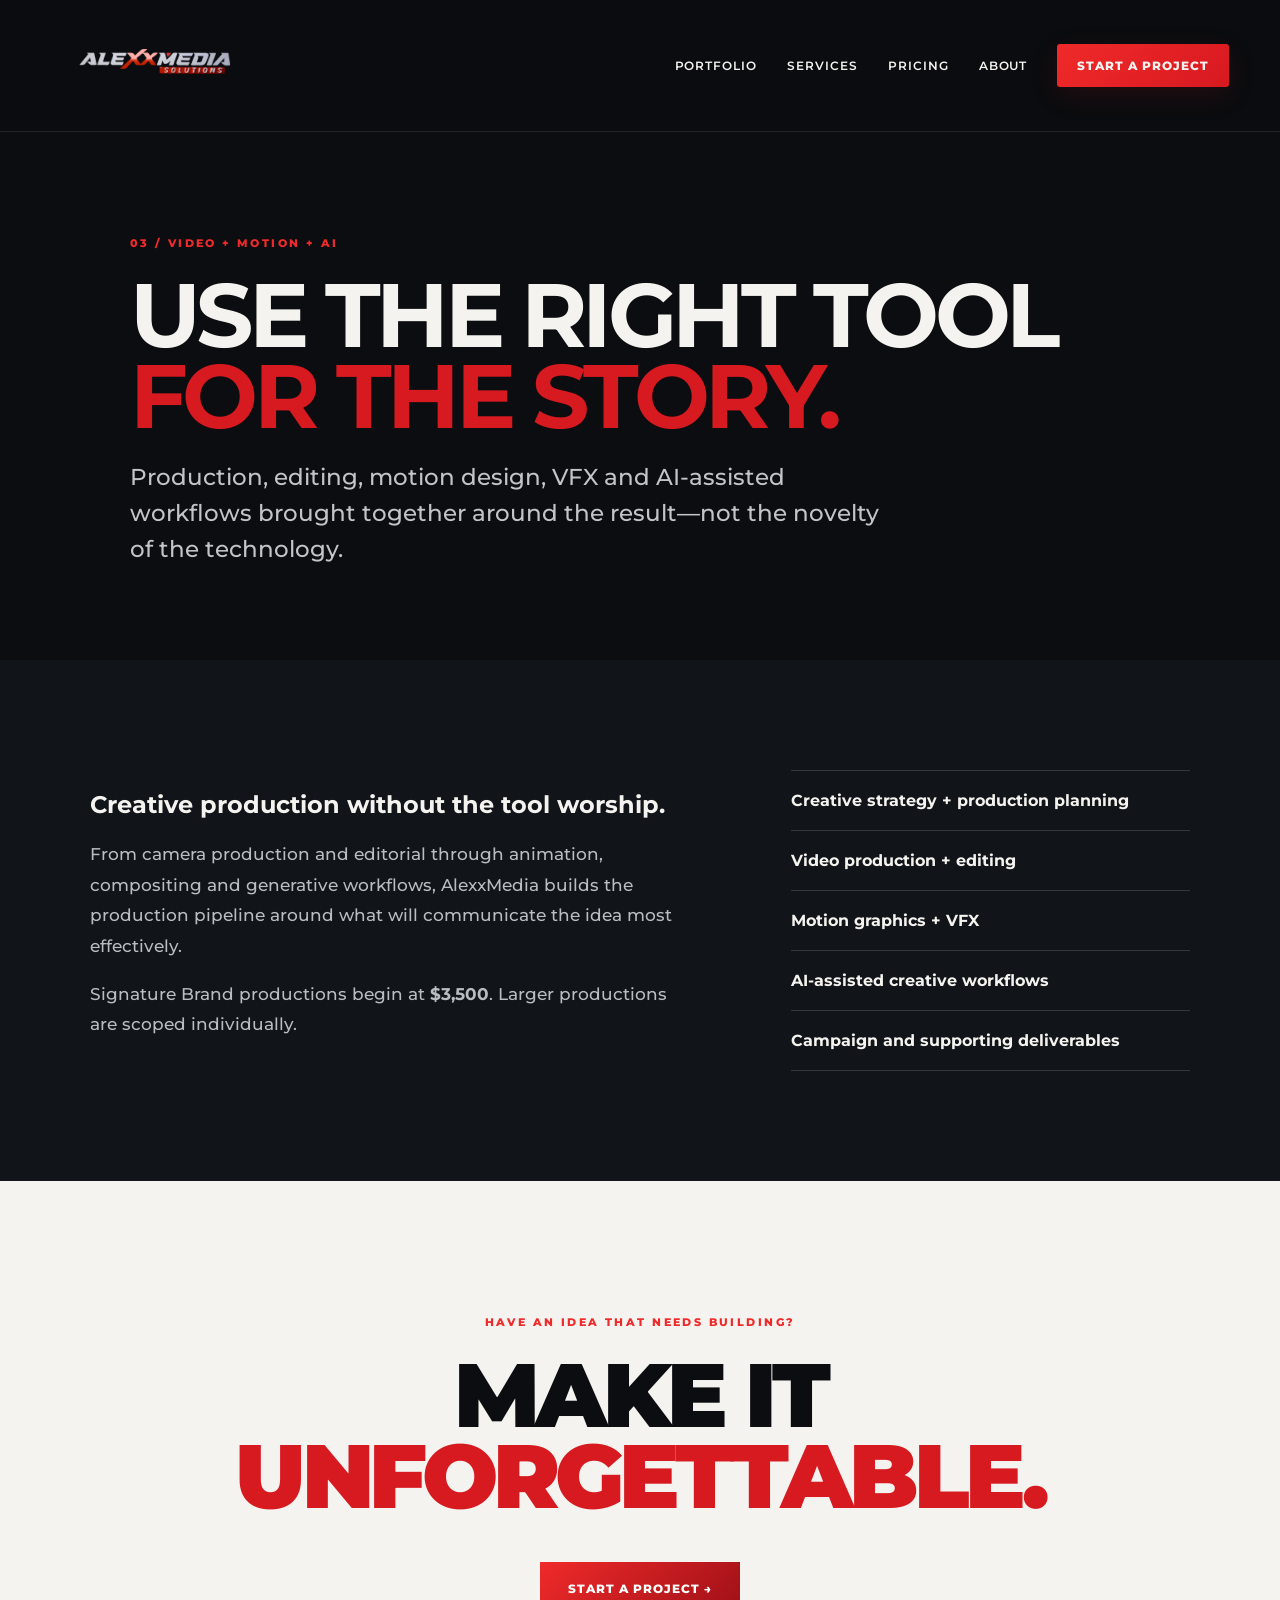
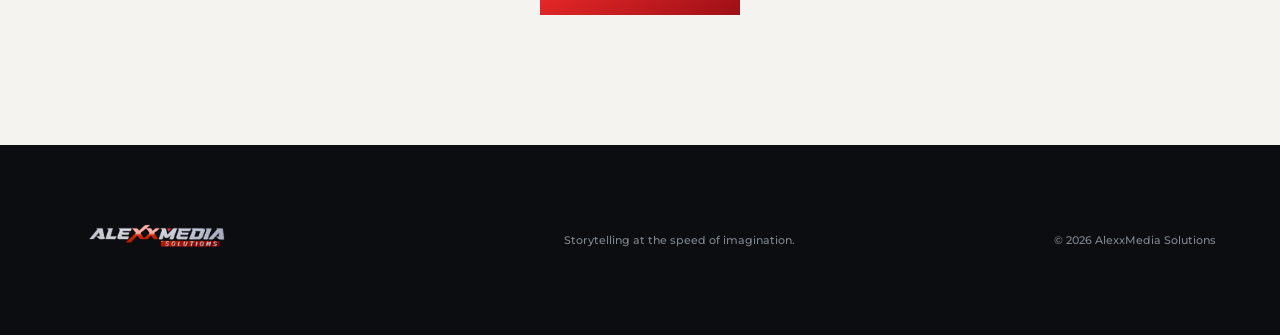
<file: video-motion-ai.html>
<!doctype html><html lang="en"><head><meta charset="utf-8"><meta name="viewport" content="width=device-width,initial-scale=1"><title>Video + Motion + AI — AlexxMedia Solutions</title><link rel="stylesheet" href="styles.css"></head><body><header><a class="brand" href="index.html"><img src="Renald%20AMS%20Logo.png" alt="AlexxMedia Solutions"></a><button class="menu" aria-label="Menu">☰</button><nav><a href="portfolio.html">Portfolio</a><a href="index.html#services">Services</a><a href="pricing.html">Pricing</a><a href="index.html#about">About</a><a class="pill" href="https://mail.google.com/mail/?view=cm&fs=1&to=alexxmediasolutions@gmail.com&su=Video%20Motion%20AI%20Project" target="_blank" rel="noopener">Start a project</a></nav></header><main><section class="service-hero"><span class="eyebrow">03 / VIDEO + MOTION + AI</span><h1>Use the right tool<br><em>for the story.</em></h1><p class="lead">Production, editing, motion design, VFX and AI-assisted workflows brought together around the result—not the novelty of the technology.</p></section><section class="section dark service-body"><div><h2>Creative production without the tool worship.</h2><p>From camera production and editorial through animation, compositing and generative workflows, AlexxMedia builds the production pipeline around what will communicate the idea most effectively.</p><p>Signature Brand productions begin at <strong>$3,500</strong>. Larger productions are scoped individually.</p></div><div class="service-list"><div>Creative strategy + production planning</div><div>Video production + editing</div><div>Motion graphics + VFX</div><div>AI-assisted creative workflows</div><div>Campaign and supporting deliverables</div></div></section><section class="cta"><span>HAVE AN IDEA THAT NEEDS BUILDING?</span><h2>Make it<br><em>unforgettable.</em></h2><a href="https://mail.google.com/mail/?view=cm&fs=1&to=alexxmediasolutions@gmail.com&su=Video%20Motion%20AI%20Project" target="_blank" rel="noopener">Start a project →</a></section></main><footer><div class="brand"><img src="Renald%20AMS%20Logo.png" alt="AlexxMedia Solutions"></div><p>Storytelling at the speed of imagination.</p><p>© 2026 AlexxMedia Solutions</p></footer><script src="script.js"></script></body></html>
</file>
<file: styles.css>
@import url("https://fonts.googleapis.com/css2?family=Montserrat:wght@500;600;800;900&display=swap");
:root{--ruby:#d71920;--ruby-hi:#f02a2a;--ruby-deep:#9e1017;--black:#0b0d10;--panel:#111419;--warm:#f5f3ef;--steel:#9da3aa;--line:#ffffff18;--teal:#008c8b}
*{box-sizing:border-box}html{scroll-behavior:smooth}body{margin:0;background:var(--black);color:var(--warm);font-family:Montserrat,Arial,sans-serif;font-weight:500}a{color:inherit;text-decoration:none}iframe{border:0}
header{height:132px;display:flex;align-items:center;justify-content:space-between;padding:0 4vw;position:sticky;top:0;background:#0b0d10ed;backdrop-filter:blur(16px);z-index:20;border-bottom:1px solid var(--line)}.brand{display:flex;align-items:center}.brand img{width:min(620px,43vw);height:112px;object-fit:contain;object-position:left center}.menu{display:none;background:none;border:0;color:white;font-size:24px}nav{display:flex;align-items:center;gap:30px;font-size:12px;font-weight:600;letter-spacing:.08em;text-transform:uppercase}.pill,.primary{background:linear-gradient(135deg,var(--ruby-hi),var(--ruby));padding:14px 20px;border-radius:3px;font-weight:800;box-shadow:0 8px 28px #d7192020}.pill:hover,.primary:hover,.cta a:hover{background:var(--ruby-hi)}
.hero{min-height:780px;padding:7vh 7vw 6vh;position:relative;overflow:hidden;background:radial-gradient(circle at 84% 16%,#7a11192b 0,transparent 31%),linear-gradient(135deg,#0b0d10 0%,#0b0d10 64%,#111419 100%);display:grid;grid-template-columns:1.05fr .95fr;gap:4vw;align-items:center}.hero-copy{position:relative;z-index:1}.eyebrow,.sectionhead span,.kicker,.cta>span{color:var(--ruby-hi);font-size:11px;font-weight:800;letter-spacing:.22em;text-transform:uppercase}.hero h1{font-weight:900;text-transform:uppercase;font-size:clamp(56px,7.8vw,122px);line-height:.87;letter-spacing:-.055em;margin:28px 0 30px;max-width:1180px}.hero em,.about em,.cta em{font-style:normal;color:var(--ruby)}.lead{font-size:clamp(18px,1.8vw,25px);line-height:1.55;color:#c1c4c8;max-width:760px}.actions{display:flex;gap:24px;align-items:center;margin:40px 0 70px}.secondary{border-bottom:2px solid var(--ruby);padding:12px 0;font-weight:600}.hero-art{position:relative;z-index:1;align-self:center}.hero-work iframe,.video-frame iframe,.work-card iframe{width:100%;aspect-ratio:16/9;display:block;background:#000}.hero-work iframe{border:1px solid var(--line);box-shadow:0 30px 90px #0009}.hero-work-label{position:absolute;left:16px;bottom:16px;background:#0b0d10dd;border-left:3px solid var(--ruby);padding:9px 12px;font-size:10px;font-weight:800;letter-spacing:.12em;text-transform:uppercase}
.strip{padding:22px 5vw;border-block:1px solid var(--line);display:flex;justify-content:space-around;color:#8e949b;font-size:10px;font-weight:600;letter-spacing:.22em}.section{padding:110px 7vw}.sectionhead{display:grid;grid-template-columns:1fr 2fr;gap:30px;margin-bottom:65px}.sectionhead h2,.about h2{font-weight:900;text-transform:uppercase;font-size:clamp(38px,5vw,70px);line-height:.96;margin:0;letter-spacing:-.045em}.services{display:grid;grid-template-columns:repeat(4,1fr);border-top:1px solid #34383e}.services article{padding:30px 24px 40px 0;border-bottom:1px solid #34383e;margin-right:28px}.services article>b{color:var(--ruby-hi);font-size:11px}.services h3{font-size:23px;font-weight:800;margin:38px 0 18px}.services h4{font-size:28px;margin:0 0 18px;color:var(--warm)}.services p{color:#aeb2b7;line-height:1.7;min-height:145px;font-size:14px}.services a{font-weight:800;font-size:11px;text-transform:uppercase;letter-spacing:.08em;border-bottom:1px solid var(--ruby);padding-bottom:5px}.dark{background:var(--panel)}.reel-section{background:#0e1115}.video-frame{max-width:1180px;margin:auto;border:1px solid #ffffff22;background:#000;box-shadow:0 30px 90px #0008}.work-grid,.portfolio-grid{display:grid;grid-template-columns:repeat(2,minmax(0,1fr));gap:26px}.work-card{margin:0;background:var(--black);border:1px solid var(--line);overflow:hidden}.work-card iframe,.work-card video{width:100%;aspect-ratio:16/9;display:block;background:#000;object-fit:contain}.work-card>div{padding:18px 20px 24px;display:flex;justify-content:space-between;gap:18px}.work-card b{font-weight:800}.work-card span{font-size:11px;color:#8f959c}.portfolio-cta{margin-top:42px;text-align:center}.about{display:grid;grid-template-columns:1.2fr 1fr;gap:9vw}.about p{font-size:17px;line-height:1.8;color:#b9bdc2}.signature{color:var(--warm)!important;margin-top:45px;font-weight:600}.signature small{color:#7f858d}.cta{text-align:center;padding:130px 20px;background:var(--warm);color:var(--black)}.cta h2{font-weight:900;text-transform:uppercase;font-size:clamp(50px,7vw,100px);line-height:.9;letter-spacing:-.055em;margin:25px 0 45px}.cta a{display:inline-block;background:linear-gradient(135deg,var(--ruby-hi),var(--ruby-deep));color:#fff;padding:19px 28px;font-weight:800;text-transform:uppercase;font-size:12px;letter-spacing:.08em}.cta p{color:#676b70;margin-top:24px;font-size:13px}footer{padding:45px 5vw;display:grid;grid-template-columns:1fr 1fr 1fr;align-items:center;color:#7f858d;font-size:11px}footer .brand img{width:min(500px,42vw);height:100px}footer p:last-child{text-align:right}
.portfolio-page{padding-top:90px}.portfolio-hero{padding:90px max(5vw,28px) 70px;max-width:1200px;margin:auto}.portfolio-hero h1{font-size:clamp(3.5rem,8vw,7.5rem);line-height:.88;margin:20px 0;text-transform:uppercase;letter-spacing:-.055em}.portfolio-hero h1 em{color:var(--ruby);font-style:normal}.portfolio-hero .lead{max-width:800px}.vertical-section{background:#0b0d10}.vertical-section .sectionhead em{color:var(--ruby);font-style:normal}.vertical-intro{max-width:800px;color:#aeb2b7;line-height:1.7;margin:-30px 0 50px}.vertical-grid{display:grid;grid-template-columns:repeat(3,minmax(0,1fr));gap:28px;align-items:start}.vertical-card{background:#111419;border:1px solid var(--line);overflow:hidden}.vertical-card iframe{width:100%;aspect-ratio:9/16;display:block;background:#000}.vertical-card>div{padding:18px 18px 22px;display:flex;flex-direction:column;gap:7px}.vertical-card b{font-weight:800}.vertical-card span{font-size:11px;color:#8f959c}
.terms-grid{display:grid;grid-template-columns:1fr 1fr;gap:28px}.terms-grid article{border-top:2px solid var(--ruby);padding:28px 0}.terms-grid h3{font-size:25px;margin:0 0 15px}.terms-grid p{color:#aeb2b7;line-height:1.7}.service-hero{max-width:1200px;margin:auto;padding:100px 7vw 70px}.service-hero h1{font-size:clamp(52px,7vw,100px);line-height:.9;text-transform:uppercase;letter-spacing:-.05em;margin:24px 0}.service-hero h1 em{font-style:normal;color:var(--ruby)}.service-body{display:grid;grid-template-columns:1.2fr .8fr;gap:8vw}.service-body p{color:#b9bdc2;line-height:1.8;font-size:17px}.service-list{border-top:1px solid #34383e}.service-list div{padding:20px 0;border-bottom:1px solid #34383e;font-weight:700}
.project-form{max-width:760px;margin:auto}.form-grid{display:grid;grid-template-columns:1fr;gap:24px}.project-form label{display:flex;flex-direction:column;gap:10px;font-size:11px;font-weight:800;letter-spacing:.1em;text-transform:uppercase;color:#c9ccd0}.project-form input,.project-form select,.project-form textarea{width:100%;background:#0b0d10;border:1px solid #34383e;color:var(--warm);padding:16px;font:500 15px Montserrat,Arial,sans-serif;outline:none}.project-form input:focus,.project-form select:focus,.project-form textarea:focus{border-color:var(--ruby)}.project-form textarea{resize:vertical}.project-form .full{grid-column:auto}.form-submit{border:0;color:white;font:800 12px Montserrat,Arial,sans-serif;text-transform:uppercase;letter-spacing:.08em;cursor:pointer;margin-top:30px}.form-note{color:#8f959c;font-size:12px;margin-top:22px}.form-note a{border-bottom:1px solid var(--ruby);padding-bottom:3px}
@media(max-width:1100px){header{height:110px}.brand img{width:390px;height:84px}nav{gap:18px}.services{grid-template-columns:1fr 1fr}}
@media(max-width:850px){.vertical-grid{grid-template-columns:repeat(2,minmax(0,1fr))}}
@media(max-width:800px){header{height:92px}.brand img{width:320px;height:72px}.menu{display:block}nav{display:none;position:absolute;top:92px;left:0;right:0;background:#0d0f12;padding:25px;flex-direction:column;align-items:flex-start}nav.open{display:flex}.hero{grid-template-columns:1fr;padding-top:9vh}.strip{overflow:auto;gap:30px;justify-content:flex-start}.sectionhead,.about,.service-body,.terms-grid{grid-template-columns:1fr}.work-grid,.portfolio-grid{grid-template-columns:1fr}.services p{min-height:auto}footer{grid-template-columns:1fr;gap:18px}footer p:last-child{text-align:left}.portfolio-page{padding-top:70px}.portfolio-hero{padding-top:60px}}
@media(max-width:540px){.vertical-grid{grid-template-columns:1fr}.vertical-card{max-width:390px;margin:auto}.vertical-intro{margin-top:-20px}}
@media(max-width:520px){.services{grid-template-columns:1fr}.actions{align-items:flex-start;flex-direction:column}.brand img{width:270px;height:64px}.hero h1{font-size:48px}.hero{padding-left:6vw;padding-right:6vw}.work-card>div{flex-direction:column}footer .brand img{width:320px;height:76px}}


/* Testimonials / LinkedIn recommendations */
.testimonials{background:#0e1115;border-top:1px solid var(--line)}
.testimonials .sectionhead{margin-bottom:25px}
.testimonials .sectionhead em{font-style:normal;color:var(--ruby)}
.testimonials-intro{max-width:870px;color:#b9bdc2;line-height:1.8;font-size:16px;margin:0 0 45px}
.testimonial-grid{display:grid;grid-template-columns:repeat(2,minmax(0,1fr));gap:24px;align-items:start}
.testimonial-card{background:linear-gradient(155deg,#16191e,#101216);border:1px solid #33373d;border-top:3px solid var(--ruby);padding:30px;display:flex;flex-direction:column;gap:16px;min-width:0}
.testimonial-label{font-size:10px;color:var(--ruby-hi);text-transform:uppercase;font-weight:800;letter-spacing:.14em}
.testimonial-label span{color:#727880;padding:0 8px}
.testimonial-preview{font-size:clamp(17px,2vw,23px);line-height:1.5;font-weight:700;margin:0;color:var(--warm)}
.testimonial-details{border-top:1px solid #ffffff25;padding-top:14px;color:#c7cacf}
.testimonial-details summary{cursor:pointer;list-style:none;font-size:11px;letter-spacing:.09em;font-weight:800;text-transform:uppercase;color:#f3f3f3;display:inline-flex;gap:10px;align-items:center}
.testimonial-details summary::before{content:"+";display:inline-flex;justify-content:center;align-items:center;color:var(--ruby-hi);font-size:21px;line-height:1}
.testimonial-details[open] summary::before{content:"−"}
.testimonial-details summary::-webkit-details-marker{display:none}
.testimonial-details summary:hover{color:var(--ruby-hi)}
.testimonial-details summary:focus-visible,.testimonial-attribution a:focus-visible{outline:2px solid var(--ruby-hi);outline-offset:5px}
.testimonial-full{font-size:14px;line-height:1.8;color:#c1c5cb;margin:20px 0 0;padding-left:18px;border-left:2px solid #d7192055}
.testimonial-full p{margin:0 0 16px}
.testimonial-full p:last-child{margin-bottom:0}
.testimonial-attribution{border-top:1px solid #ffffff18;padding-top:18px;display:flex;flex-wrap:wrap;align-items:end;justify-content:space-between;gap:14px}
.testimonial-attribution div{display:flex;flex-direction:column;gap:6px}
.testimonial-attribution strong{font-size:14px;color:#fff}
.testimonial-attribution span,.testimonial-source{font-size:11px;line-height:1.6;color:#9ea3aa}
.testimonial-attribution a{font-size:11px;font-weight:800;border-bottom:1px solid var(--ruby);padding-bottom:3px}
.testimonial-attribution a:hover,.testimonial-source a:hover{color:var(--ruby-hi)}
.testimonial-source{margin:30px 0 0}
.testimonial-source a{text-decoration:underline;text-decoration-color:var(--ruby);text-underline-offset:4px}
@media(max-width:800px){.testimonial-grid{grid-template-columns:1fr}.testimonial-card{padding:24px}}
@media(max-width:520px){.testimonial-card{padding:20px}.testimonial-preview{font-size:18px}}
</file>
